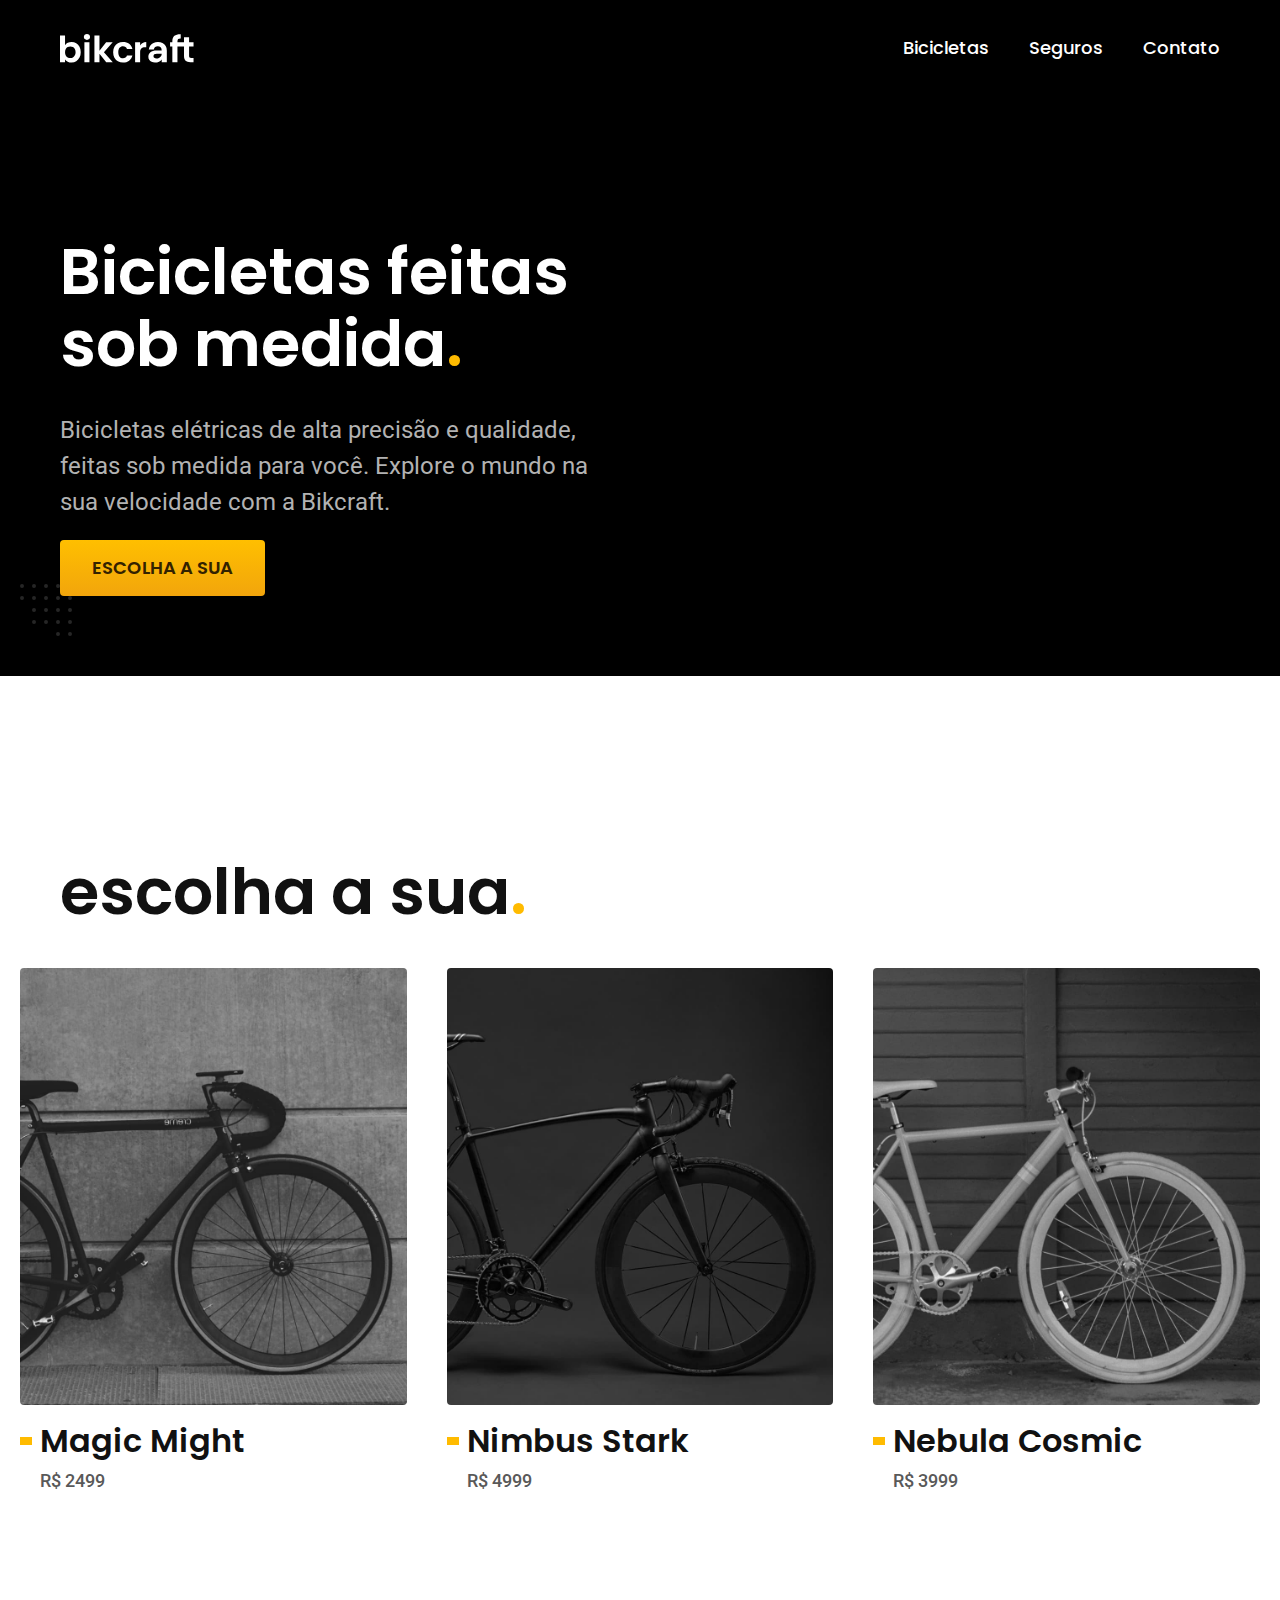
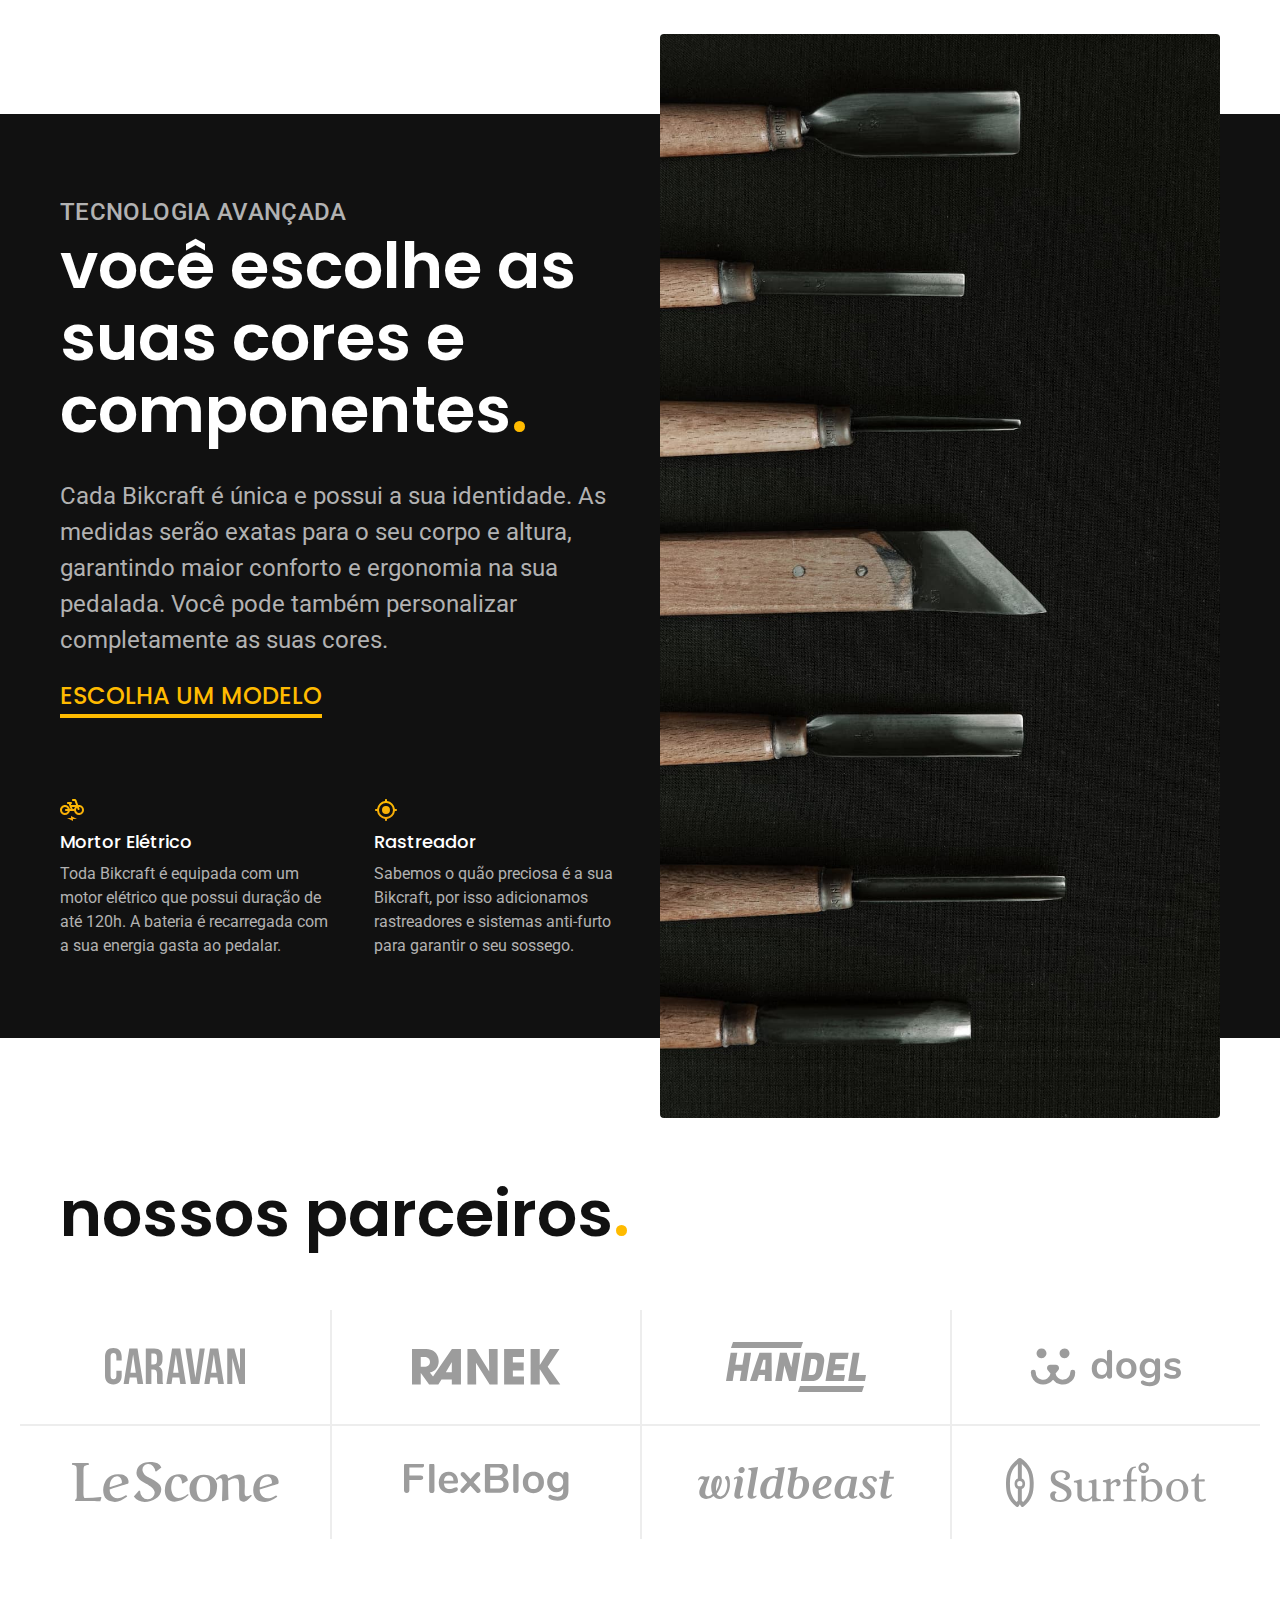
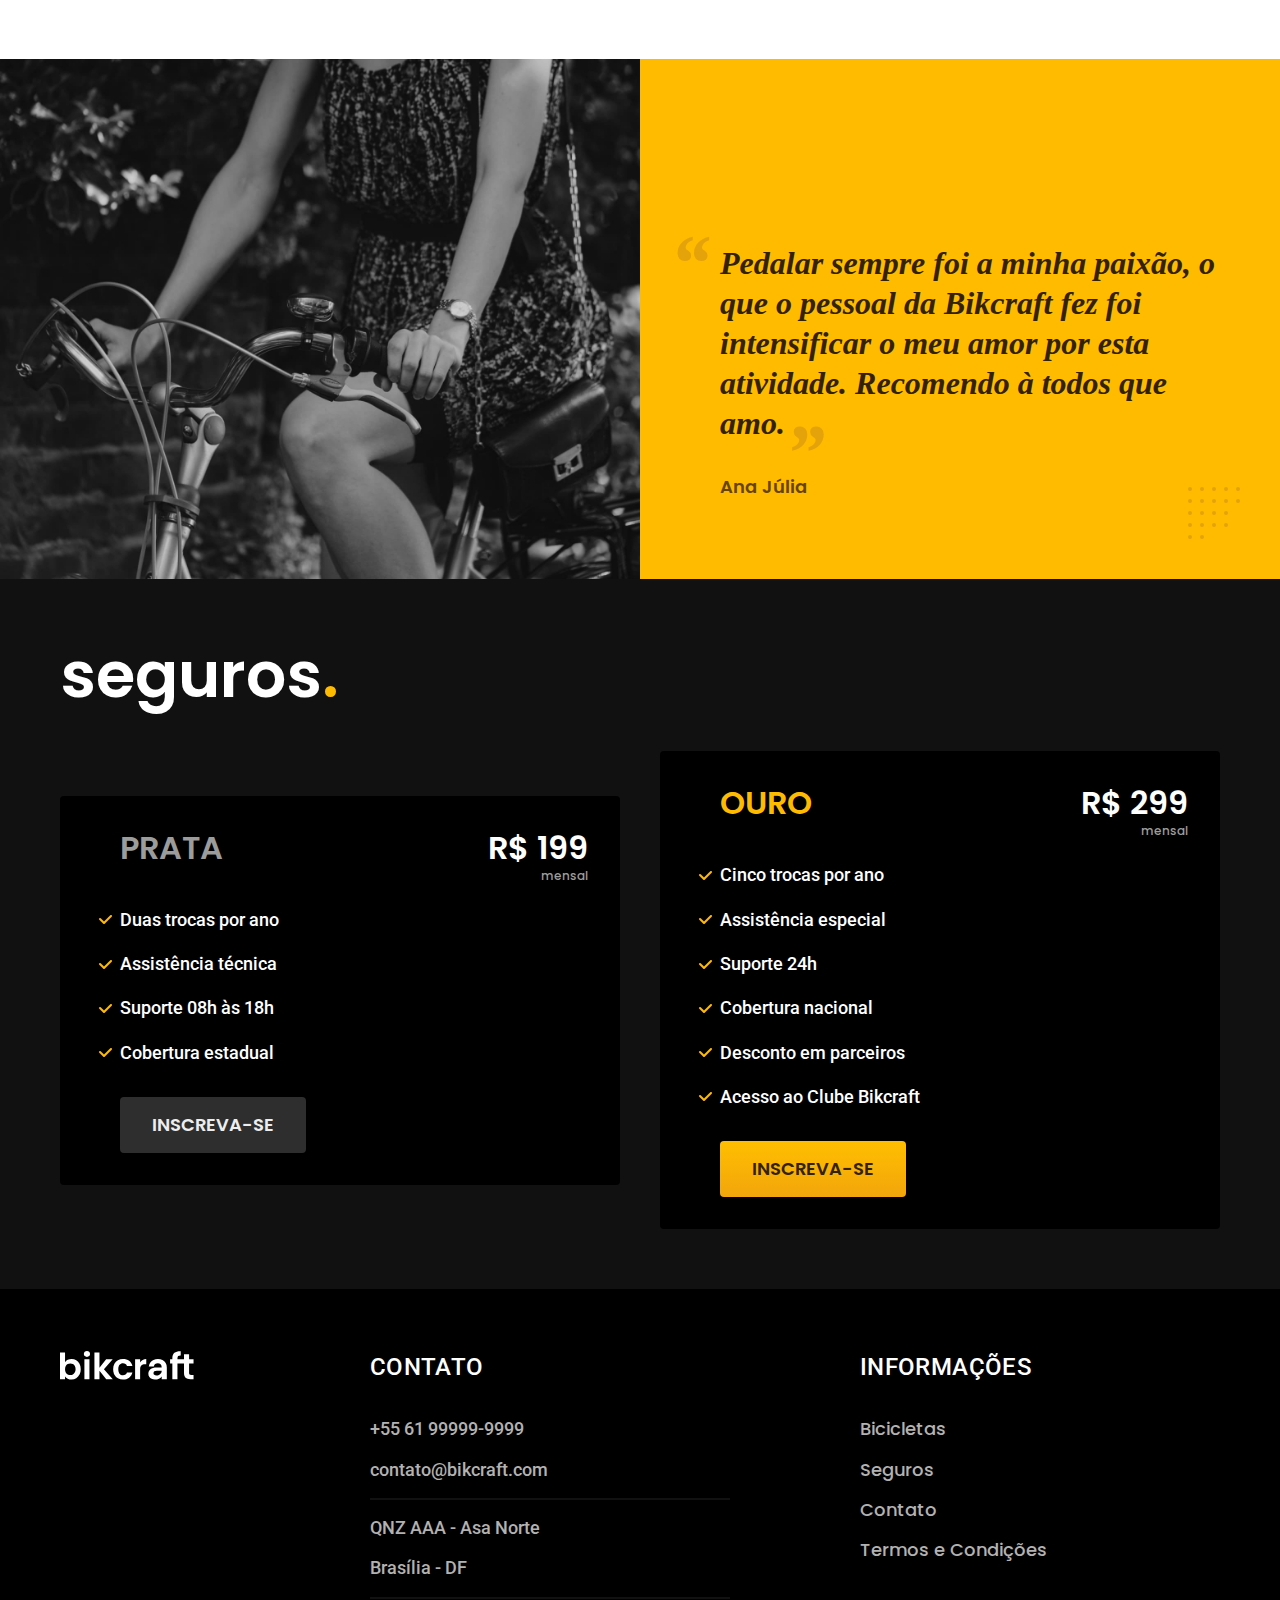
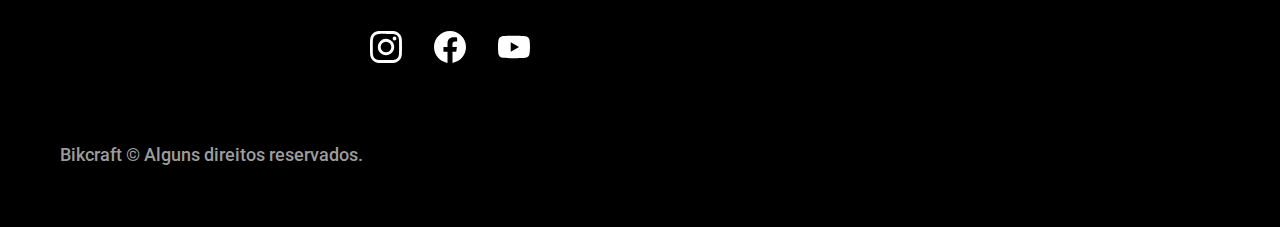
<file: index.html>
<!DOCTYPE html>

<html lang="pt-br">

<head>
  <meta charset="UTF-8">
  <meta name="viewport" content="width=device-width, initial-scale=1.0">
  <title>Bikcraft - Bicicletas Elétricas</title>
  <meta name="description" content="Bicicletas elétricas de alta precisão e qualidade, feitas sob medida para você. Explore o mundo na sua velocidade com a Bikcraft.">
  <link rel="icon" href="./favicon.svg" type="image/svg+xml">
  <link rel="preload" href="./CSS/style.min.css" as="style">
  <link rel="stylesheet" href="./CSS/style.min.css">
  <script>document.documentElement.classList.add('js');</script>

  <link rel="preconnect" href="https://fonts.googleapis.com">
  <link rel="preconnect" href="https://fonts.gstatic.com" crossorigin>
  <link href="https://fonts.googleapis.com/css2?family=Merriweather:ital,wght@0,900;1,900&family=Poppins:wght@400;600&family=Roboto:wght@400;500&display=swap" rel="stylesheet">
</head>

<body>
  <header class="header-bg">
    <!-- fazer background pegar de ponta a ponta -->
    <div class="header container">
      <a href="./">
        <img src="./img/bikcraft.svg" width="136" height="32" alt="Bikcraft">
      </a>
      <nav aria-label="primaria">
        <ul class="header-menu font-1-m cor-0">
          <li><a href="./bicicletas.html">Bicicletas</a></li>
          <li><a href="./seguros.html">Seguros</a></li>
          <li><a href="./contato.html">Contato</a></li>
        </ul>
      </nav>
    </div>
  </header>

  <main class="introducao-bg">
    <div class="introducao container">
      <div class="introducao-conteudo">
        <h1 class="font-1-xxl cor-0 fadeInDown" data-anime="200">Bicicletas feitas sob medida<span class="cor-p1">.</span></h1>
        <p class="font-2-l cor-5 fadeInDown" data-anime="400">Bicicletas elétricas de alta precisão e qualidade, feitas sob medida para você. Explore o mundo na sua velocidade com a Bikcraft.</p>
        <a class="botao fadeInDown" data-anime="600" href="./bicicletas.html">Escolha a sua</a>
      </div>

      <picture class="fadeInDown" data-anime="800">
        <source media="(max-width: 800px)" srcset="./img/bicicletas/nimbus.jpg">
        <img src="./img/fotos/introducao.jpg" width="1280" height="1600" alt="Bicicleta elétrica preta.">
      </picture>

    </div>
  </main>

  <article class="bicicletas-lista">
    <h2 class="container font-1-xxl ">escolha a sua<span class="cor-p1">.</span></h2>

    <ul>
      <li>
        <a href="./bicicletas/magic.html">
          <img src="./img/bicicletas/magic-home.jpg" alt="Bicicleta preta" width="920" height="1040">
          <h3 class="font-1-xl">Magic Might</h3>
          <span class="font-2-m cor-8">R$ 2499</span>
        </a>
      </li>
      <li>
        <a href="./bicicletas/nimbus.html">
          <img src="./img/bicicletas/nimbus-home.jpg" alt="Bicicleta preta" width="920" height="1040">
          <h3 class="font-1-xl">Nimbus Stark</h3>
          <span class="font-2-m cor-8">R$ 4999</span>
        </a>
      </li>
      <li>
        <a href="./bicicletas/nebula.html">
          <img src="./img/bicicletas/nebula-home.jpg" alt="Bicicleta branca" width="920" height="1040">
          <h3 class="font-1-xl">Nebula Cosmic</h3>
          <span class="font-2-m cor-8">R$ 3999</span>
        </a>
      </li>
    </ul>
  </article>

  <article class="tecnologia-bg">
    <div class="tecnologia container">
      <div class="tecnologia-conteudo">
        <span class="font-2-l-b cor-5">Tecnologia Avançada</span>
        <h2 class="font-1-xxl cor-0">você escolhe as suas cores e componentes<span class="cor-p1">.</sapn>
        </h2>
        <p class="font-2-l cor-5">Cada Bikcraft é única e possui a sua identidade. As medidas serão exatas para o seu corpo e altura, garantindo maior conforto e ergonomia na sua pedalada. Você pode também personalizar completamente as suas cores.</p>
        <a class="link" href=".bicicleta.html">Escolha um modelo</a>
        <div class="tecnologia-vantagens">
          <div>
            <img src="./img/icones/eletrica.svg" width="24" height="24" alt="">
            <h3 class="font-1-m cor-0">Mortor Elétrico</h3>
            <p class="font-2-s cor-5">Toda Bikcraft é equipada com um motor elétrico que possui duração de até 120h. A bateria é recarregada com a sua energia gasta ao pedalar.</p>
          </div>
          <div>
            <img src="./img/icones/rastreador.svg" width="24" height="24" alt="">
            <h3 class="font-1-m cor-0">Rastreador</h3>
            <p class="font-2-s cor-5">Sabemos o quão preciosa é a sua Bikcraft, por isso adicionamos rastreadores e sistemas anti-furto para garantir o seu sossego.</p>
          </div>
        </div>
      </div>
      <div class="tecnologia-imagem">
        <img src="./img/fotos/tecnologia.jpg" width="1200" height="1920" alt="">
      </div>
    </div>
  </article>

  <section class="parceiros" aria-label="Nossos Parceiros">
    <h2 class="container font-1-xxl ">nossos parceiros<span class="cor-p1">.</span></h2>
    <ul>
      <li><img src="./img/parceiros/caravan.svg" alt="Caravan" width="140" height="38"></li>
      <li><img src="./img/parceiros/ranek.svg" alt="Ranek" width="149" height="36"></li>
      <li><img src="./img/parceiros/handel.svg" alt="Handel" width="140" height="50"></li>
      <li><img src="./img/parceiros/dogs.svg" alt="Dogs" width="152" height="39"></li>
      <li><img src="./img/parceiros/lescone.svg" alt="LeScone" width="208" height="41"></li>
      <li><img src="./img/parceiros/flexblog.svg" alt="FlexBlog" width="165" height="38"></li>
      <li><img src="./img/parceiros/wildbeast.svg" alt="Wildbeast" width="196" height="34"></li>
      <li><img src="./img/parceiros/surfbot.svg" alt="Surfbot" width="200" height="49"></li>
    </ul>
  </section>

  <section class="depoimento" aria-label="Depoimento">
    <div>
      <img src="./img/fotos/depoimento.jpg" width="1560" height="1360" alt="Pessoa pedalando uma bicicleta Bikcraft">
    </div>
    <div class="depoimento-conteudo">
      <blockquote class="font-1-xl cor-p5">
        <p>Pedalar sempre foi a minha paixão, o que o pessoal da Bikcraft fez foi intensificar o meu amor por esta atividade. Recomendo à todos que amo.</p>
      </blockquote>
      <span class="font-1-m-b cor-p4">Ana Júlia</span>
    </div>
  </section>

  <article class="seguros-bg">
    <div class="seguros container">
      <h2 class="font-1-xxl cor-0">seguros<span class="cor-p1">.</sapn>
      </h2>
      <div class="seguros-item">
        <h3 class="font-1-xl cor-6">PRATA</h3>
        <span class="font-1-xl cor-0">R$ 199 <span class="font-1-xs cor-6">mensal</span></span>
        <ul class="font-2-m cor-0">
          <li>Duas trocas por ano</li>
          <li>Assistência técnica</li>
          <li>Suporte 08h às 18h</li>
          <li>Cobertura estadual</li>
        </ul>
        <a class="botao secundario" href="./orcamento.html">Inscreva-se</a>
      </div>

      <div class="seguros-item">
        <h3 class="font-1-xl cor-p1">OURO</h3>
        <span class="font-1-xl cor-0">R$ 299 <span class="font-1-xs cor-6">mensal</span></span>
        <ul class="font-2-m cor-0">
          <li>Cinco trocas por ano</li>
          <li>Assistência especial</li>
          <li>Suporte 24h</li>
          <li>Cobertura nacional</li>
          <li>Desconto em parceiros</li>
          <li>Acesso ao Clube Bikcraft</li>
        </ul>
        <a class="botao" href="./orcamento.html">Inscreva-se</a>
      </div>
    </div>
  </article>

  <footer class="footer-bg">
    <div class="footer container">
      <img src="./img/bikcraft.svg" width="136" height="32" alt="Bikcraft">
      <div class="footer-contato">
        <h3 class="font-2-l-b cor-0">Contato</h3>
        <ul class="font-2-m cor-5">
          <li><a href="tel:+5561999999999">+55 61 99999-9999</a></li>
          <li><a href="mailto:contato@bikcraft.com">contato@bikcraft.com</a></li>
          <li>QNZ AAA - Asa Norte</li>
          <li>Brasília - DF</li>
        </ul>
        <div class="footer-redes">
          <a href="">
            <img src="./img/redes/instagram.svg" width="32" height="32" alt="Instagram">
          </a>
          <a href="">
            <img src="./img/redes/facebook.svg" width="32" height="32" alt="Facebook">
          </a>
          <a href="">
            <img src="./img/redes/youtube.svg" width="32" height="32" alt="YouTube">
          </a>
        </div>
      </div>
      <div class="footer-informacoes">
        <h3 class="font-2-l-b cor-0">Informações</h3>
        <nav>
          <ul class="font-1-m cor-5">
            <li><a href="./bicicletas.html">Bicicletas</a></li>
            <li><a href="./seguros.html">Seguros</a></li>
            <li><a href="./contato.html">Contato</a></li>
            <li><a href="./termos.html">Termos e Condições</a></li>
          </ul>
        </nav>
      </div>
      <p class="footer-copy font-2-m cor-6">Bikcraft © Alguns direitos reservados.</p>
    </div>
  </footer>

  <script src="./js/plugins/simple-anime.js"></script>
  <script src="./js/script.js"></script>
</body>

</html>
</file>
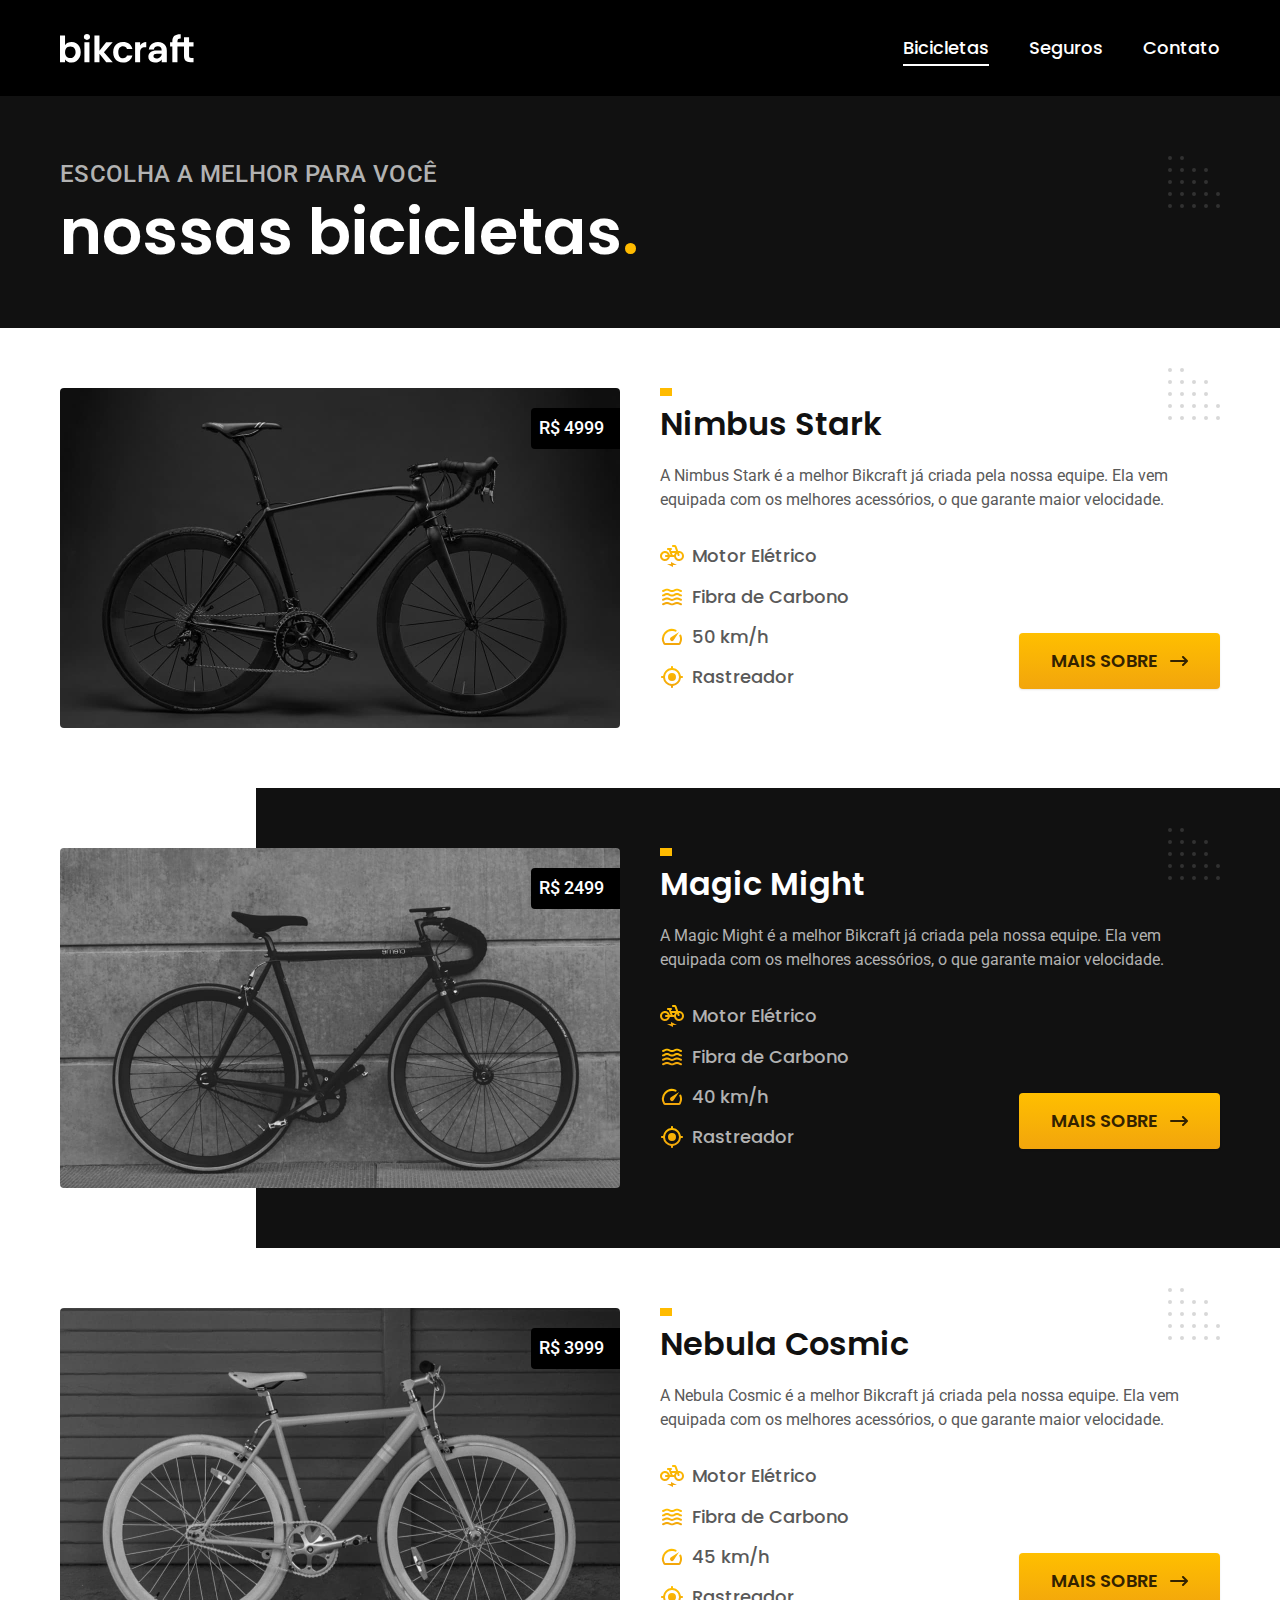
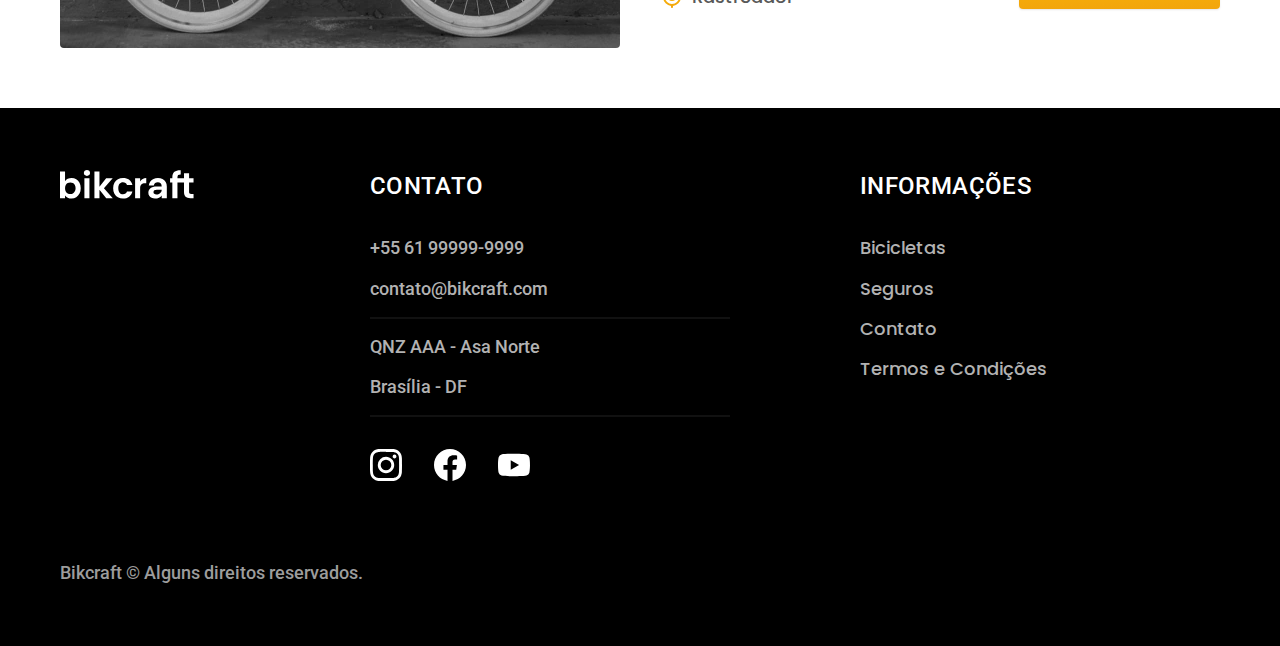
<file: bicicletas.html>
<!DOCTYPE html>

<html lang="pt-br">

<head>
  <meta charset="UTF-8">
  <meta name="viewport" content="width=device-width, initial-scale=1.0">
  <title>Bicicletas | Bikcraft</title>
  <meta name="description" content="Bicicletas.">
  <link rel="icon" href="./favicon.svg" type="image/svg+xml">
  <link rel="preload" href="./CSS/style.min.css" as="style">
  <link rel="stylesheet" href="./CSS/style.min.css">
  <script>document.documentElement.classList.add('js');</script>

  <link rel="preconnect" href="https://fonts.googleapis.com">
  <link rel="preconnect" href="https://fonts.gstatic.com" crossorigin>
  <link href="https://fonts.googleapis.com/css2?family=Merriweather:ital,wght@0,900;1,900&family=Poppins:wght@400;600&family=Roboto:wght@400;500&display=swap" rel="stylesheet">
</head>

<body id="bicicletas">
  <header class="header-bg">
    <!-- fazer background pegar de ponta a ponta -->
    <div class="header container">
      <a href="./">
        <img src="./img/bikcraft.svg" alt="Bikcraft" width="136" height="32">
      </a>
      <nav aria-label="primaria">
        <ul class="header-menu font-1-m cor-0">
          <li><a href="./bicicletas.html">Bicicletas</a></li>
          <li><a href="./seguros.html">Seguros</a></li>
          <li><a href="./contato.html">Contato</a></li>
        </ul>
      </nav>
    </div>
  </header>

  <main>
    <div class="titulo-bg">
      <div class="titulo container">
        <p class="font-2-l-b cor-5">Escolha a melhor para você</p>
        <h1 class="font-1-xxl cor-0">nossas bicicletas<span class="cor-p1">.</sapn>
        </h1>
      </div>
    </div>

    <div class="bicicletas container">
      <div class="bicicletas-imagem">
        <img src="./img/bicicletas/nimbus.jpg" alt="bicicleta preta" width="1120" height="680">
        <span class="font-2-m cor-0">R$ 4999</span>
      </div>
      <div class="bicicletas-conteudo">
        <h2 class="font-1-xl">Nimbus Stark</h2>
        <p class="font-2-s cor-8">A Nimbus Stark é a melhor Bikcraft já criada pela nossa equipe. Ela vem equipada com os melhores acessórios, o que garante maior velocidade.</p>
        <ul class="font-1-m cor-8">
          <li><img src="./img/icones/eletrica.svg" alt="" width="24" height="24">
            Motor Elétrico
          </li>
          <li><img src="./img/icones/carbono.svg" alt="" width="24" height="24">
            Fibra de Carbono
          </li>
          <li><img src="./img/icones/velocidade.svg" alt="" width="24" height="24">
            50 km/h
          </li>
          <li><img src="./img/icones/rastreador.svg" alt="" width="24" height="24">
            Rastreador
          </li>
        </ul>
        <a class="botao seta" href="./bicicletas/nimbus.html">Mais Sobre</a>
      </div>
    </div>

    <div class="bicicletas-bg">
      <div class="bicicletas container">
        <div class="bicicletas-imagem">
          <img src="./img/bicicletas/magic.jpg" alt="bicicleta preta" width="1120" height="680">
          <span class="font-2-m cor-0">R$ 2499</span>
        </div>
        <div class="bicicletas-conteudo">
          <h2 class="font-1-xl cor-0">Magic Might</h2>
          <p class="font-2-s cor-5">A Magic Might é a melhor Bikcraft já criada pela nossa equipe. Ela vem equipada com os melhores acessórios, o que garante maior velocidade.</p>
          <ul class="font-1-m cor-5">
            <li><img src="./img/icones/eletrica.svg" alt="" width="24" height="24">
              Motor Elétrico
            </li>
            <li><img src="./img/icones/carbono.svg" alt="" width="24" height="24">
              Fibra de Carbono
            </li>
            <li><img src="./img/icones/velocidade.svg" alt="" width="24" height="24">
              40 km/h
            </li>
            <li><img src="./img/icones/rastreador.svg" alt="" width="24" height="24">
              Rastreador
            </li>
          </ul>
          <a class="botao seta" href="./bicicletas/magic.html">Mais Sobre</a>
        </div>
      </div>
    </div>

    <div class="bicicletas container">
      <div class="bicicletas-imagem">
        <img src="./img/bicicletas/nebula.jpg" alt="bicicleta preta" width="1120" height="680">
        <span class="font-2-m cor-0">R$ 3999</span>
      </div>
      <div class="bicicletas-conteudo">
        <h2 class="font-1-xl">Nebula Cosmic</h2>
        <p class="font-2-s cor-8">A Nebula Cosmic é a melhor Bikcraft já criada pela nossa equipe. Ela vem equipada com os melhores acessórios, o que garante maior velocidade.</p>
        <ul class="font-1-m cor-8">
          <li><img src="./img/icones/eletrica.svg" alt="" width="24" height="24">
            Motor Elétrico
          </li>
          <li><img src="./img/icones/carbono.svg" alt="" width="24" height="24">
            Fibra de Carbono
          </li>
          <li><img src="./img/icones/velocidade.svg" alt="" width="24" height="24">
            45 km/h
          </li>
          <li><img src="./img/icones/rastreador.svg" alt="" width="24" height="24">
            Rastreador
          </li>
        </ul>
        <a class="botao seta" href="./bicicletas/nebula.html">Mais Sobre</a>
      </div>
    </div>
  </main>

  <footer class="footer-bg">
    <div class="footer container">
      <img src="./img/bikcraft.svg" alt="Bikcraft" width="136" height="32">
      <div class="footer-contato">
        <h3 class="font-2-l-b cor-0">Contato</h3>
        <ul class="font-2-m cor-5">
          <li><a href="tel:+5561999999999">+55 61 99999-9999</a></li>
          <li><a href="mailto:contato@bikcraft.com">contato@bikcraft.com</a></li>
          <li>QNZ AAA - Asa Norte</li>
          <li>Brasília - DF</li>
        </ul>
        <div class="footer-redes">
          <a href="">
            <img src="./img/redes/instagram.svg" alt="Instagram" width="32" height="32">
          </a>
          <a href="">
            <img src="./img/redes/facebook.svg" alt="Facebook" width="32" height="32">
          </a>
          <a href="">
            <img src="./img/redes/youtube.svg" alt="YouTube" width="32" height="32">
          </a>
        </div>
      </div>
      <div class="footer-informacoes">
        <h3 class="font-2-l-b cor-0">Informações</h3>
        <nav>
          <ul class="font-1-m cor-5">
            <li><a href="./bicicletas.html">Bicicletas</a></li>
            <li><a href="./seguros.html">Seguros</a></li>
            <li><a href="./contato.html">Contato</a></li>
            <li><a href="./termos.html">Termos e Condições</a></li>
          </ul>
        </nav>
      </div>
      <p class="footer-copy font-2-m cor-6">Bikcraft © Alguns direitos reservados.</p>
    </div>
  </footer>
  <script src="./js/script.js"></script>
</body>

</html>
</file>
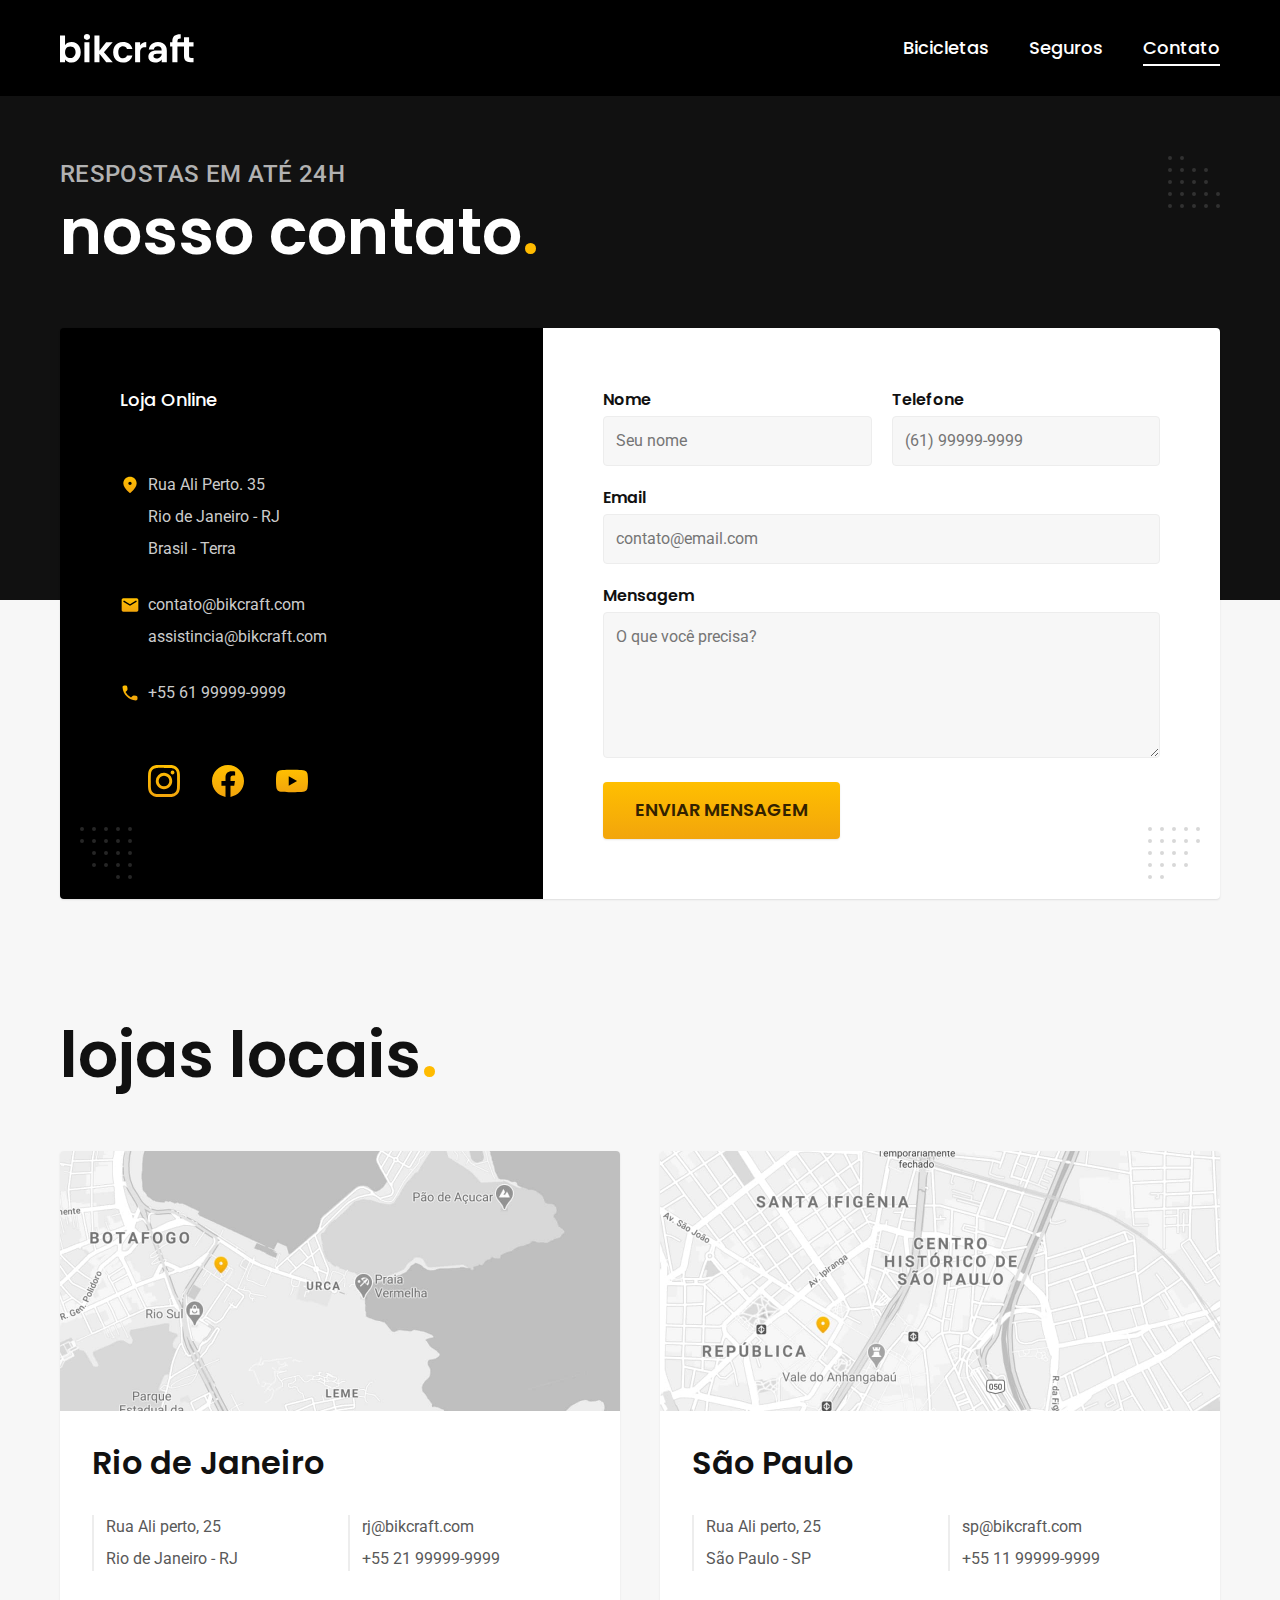
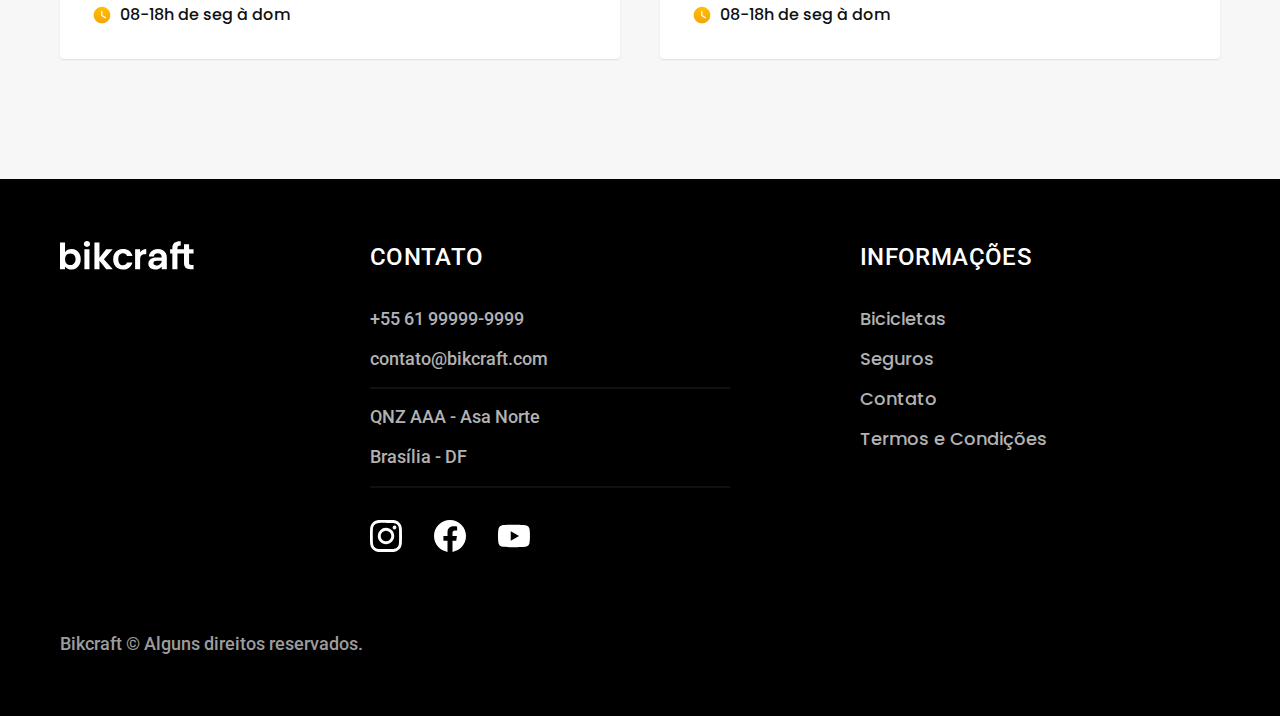
<file: contato.html>
<!DOCTYPE html>

<html lang="pt-br">

<head>
  <meta charset="UTF-8">
  <meta name="viewport" content="width=device-width, initial-scale=1.0">
  <title>Contato | Bikcraft</title>
  <meta name="description" content="Contato.">
  <link rel="icon" href="./favicon.svg" type="image/svg+xml">
  <link rel="preload" href="./CSS/style.min.css" as="style">
  <link rel="stylesheet" href="./CSS/style.min.css">
  <script>document.documentElement.classList.add('js');</script>

  <link rel="preconnect" href="https://fonts.googleapis.com">
  <link rel="preconnect" href="https://fonts.gstatic.com" crossorigin>
  <link href="https://fonts.googleapis.com/css2?family=Merriweather:ital,wght@0,900;1,900&family=Poppins:wght@400;600&family=Roboto:wght@400;500&display=swap" rel="stylesheet">
</head>

<body id="contato">
  <header class="header-bg">
    <!-- fazer background pegar de ponta a ponta -->
    <div class="header container">
      <a href="./">
        <img src="./img/bikcraft.svg" alt="Bikcraft" width="136" height="32">
      </a>
      <nav aria-label="primaria">
        <ul class="header-menu font-1-m cor-0">
          <li><a href="./bicicletas.html">Bicicletas</a></li>
          <li><a href="./seguros.html">Seguros</a></li>
          <li><a href="./contato.html">Contato</a></li>
        </ul>
      </nav>
    </div>
  </header>

  <main>
    <div class="titulo-bg">
      <div class="titulo container">
        <p class="font-2-l-b cor-5">Respostas em até 24h</p>
        <h1 class="font-1-xxl cor-0">nosso contato<span class="cor-p1">.</sapn>
        </h1>
      </div>
    </div>

    <div class="contato container">
      <section class="contato-dados" aria-label="Endereço">
        <h2 class="font-1-m cor-0">Loja Online</h2>
        <div class="contato-endereco font-2-s cor-4">
          <p>Rua Ali Perto. 35</p>
          <p>Rio de Janeiro - RJ</p>
          <p>Brasil - Terra</p>
        </div>
        <address class="contato-meios font-2-s cor-4">
          <a href="mailto:contato@bikcraft.com">contato@bikcraft.com</a>
          <a href="mailto:assistencia@bikcraft.com">assistincia@bikcraft.com</a>
          <a href="tel:+5561999999999">+55 61 99999-9999</a>
        </address>
        <div class="contato-redes">
          <a href="">
            <img src="./img/redes/instagram-p.svg" alt="Instagram" width="32" height="32">
          </a>
          <a href="">
            <img src="./img/redes/facebook-p.svg" alt="Facebook" width="32" height="32">
          </a>
          <a href="">
            <img src="./img/redes/youtube-p.svg" alt="YouTube" width="32" height="32">
          </a>
        </div>
      </section>
      <section class="contato-formulario" aria-label="Formulário">
        <form class="form" action="./contato.html">
          <div>
            <label for="nome">Nome</label>
            <input type="text" id="nome" name="nome" placeholder="Seu nome">
          </div>
          <div>
            <label for="telefone">Telefone</label>
            <input type="text" id="telefone" name="telefone" placeholder="(61) 99999-9999">
          </div>
          <div class="col-2">
            <label for="email">Email</label>
            <input type="email" id="email" name="email" placeholder="contato@email.com">
          </div>
          <div class="col-2">
            <label for="mensagem">Mensagem</label>
            <textarea rows="5" id="mensagem" name="mensagem" placeholder="O que você precisa?"></textarea>
          </div>
          <button class="botao col-2">Enviar Mensagem</button>
        </form>
      </section>
    </div>
  </main>

  <article class="lojas container">
    <h2 class="font-1-xxl">lojas locais<span class="cor-p1">.</span></h2>
    <div class="lojas-item">
      <img src="./img/lojas/rj.jpg" alt="mapa marcando em Rua Ali Perto, 25 - Rio de Janeiro - RJ" width="1120" height="520">
      <div class="lojas-conteudo">
        <h3 class="font-1-xl">Rio de Janeiro</h3>
        <div class="lojas-dados font-2-s cor-8">
          <p>Rua Ali perto, 25</p>
          <p>Rio de Janeiro - RJ</p>
        </div>
        <div class="lojas-dados font-2-s cor-8">
          <a href="mailto:rj@bikcraft.com">rj@bikcraft.com</a>
          <a href="tel:+5521999999999">+55 21 99999-9999</a>
        </div>
        <p class="lojas-tempo font-1-s"><img src="./img/icones/horario.svg" alt="" width="20" height="20">08-18h de seg à dom</p>
      </div>
    </div>
    </div>
    <div class="lojas-item">
      <img src="./img/lojas/sp.jpg" alt="mapa marcando em Rua Ali Perto, 25 - São Paulo - SP" width="1120" height="520">
      <div class="lojas-conteudo">
        <h3 class="font-1-xl">São Paulo</h3>
        <div class="lojas-dados font-2-s cor-8">
          <p>Rua Ali perto, 25</p>
          <p>São Paulo - SP</p>
        </div>
        <div class="lojas-dados font-2-s cor-8">
          <a href="mailto:sp@bikcraft.com">sp@bikcraft.com</a>
          <a href="tel:+5511999999999">+55 11 99999-9999</a>
        </div>
        <p class="lojas-tempo font-1-s"><img src="./img/icones/horario.svg" alt="" width="20" height="20">08-18h de seg à dom</p>
      </div>
    </div>
    </div>
  </article>

  <footer class="footer-bg">
    <div class="footer container">
      <img src="./img/bikcraft.svg" alt="Bikcraft" width="136" height="32">
      <div class="footer-contato">
        <h3 class="font-2-l-b cor-0">Contato</h3>
        <ul class="font-2-m cor-5">
          <li><a href="tel:+5561999999999">+55 61 99999-9999</a></li>
          <li><a href="mailto:contato@bikcraft.com">contato@bikcraft.com</a></li>
          <li>QNZ AAA - Asa Norte</li>
          <li>Brasília - DF</li>
        </ul>
        <div class="footer-redes">
          <a href="">
            <img src="./img/redes/instagram.svg" alt="Instagram" width="32" height="32">
          </a>
          <a href="">
            <img src="./img/redes/facebook.svg" alt="Facebook" width="32" height="32">
          </a>
          <a href="">
            <img src="./img/redes/youtube.svg" alt="YouTube" width="32" height="32">
          </a>
        </div>
      </div>
      <div class="footer-informacoes">
        <h3 class="font-2-l-b cor-0">Informações</h3>
        <nav>
          <ul class="font-1-m cor-5">
            <li><a href="./bicicletas.html">Bicicletas</a></li>
            <li><a href="./seguros.html">Seguros</a></li>
            <li><a href="./contato.html">Contato</a></li>
            <li><a href="./termos.html">Termos e Condições</a></li>
          </ul>
        </nav>
      </div>
      <p class="footer-copy font-2-m cor-6">Bikcraft © Alguns direitos reservados.</p>
    </div>
  </footer>
  <script src="./js/script.js"></script>
</body>

</html>
</file>
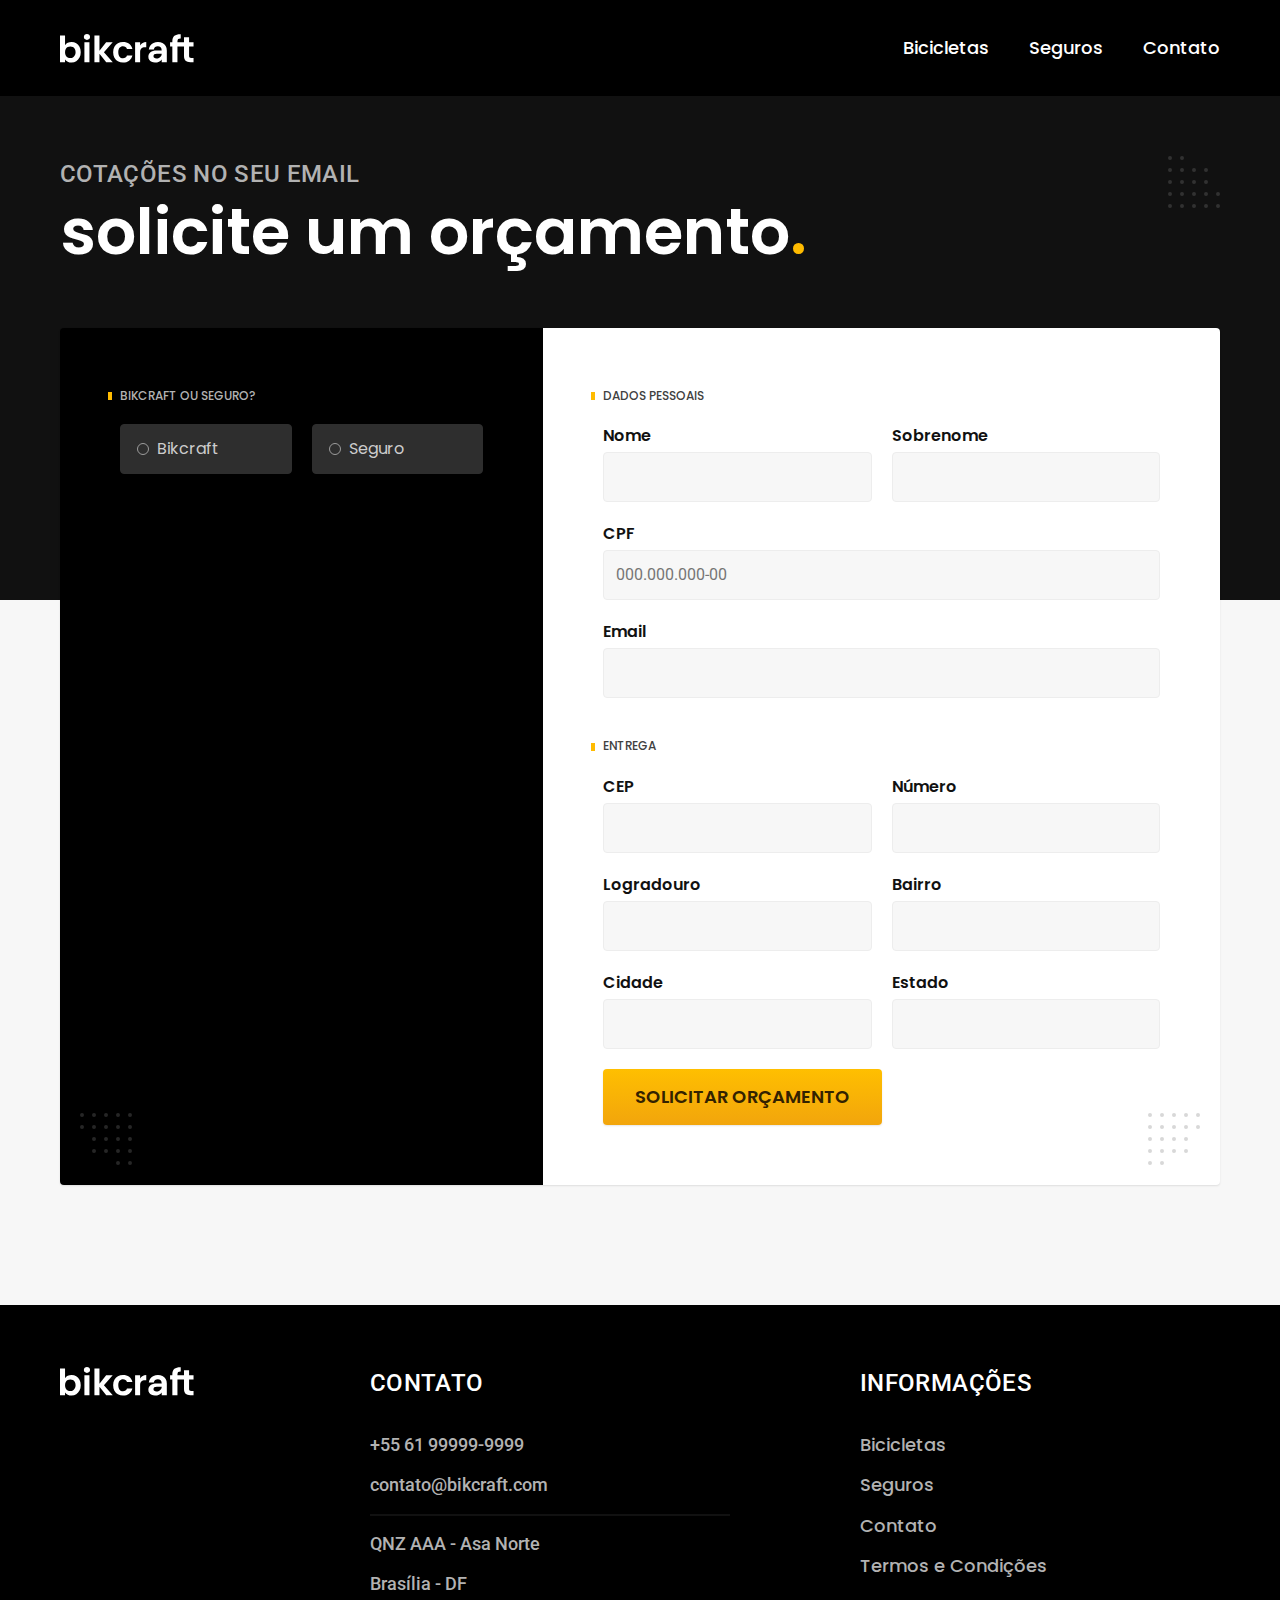
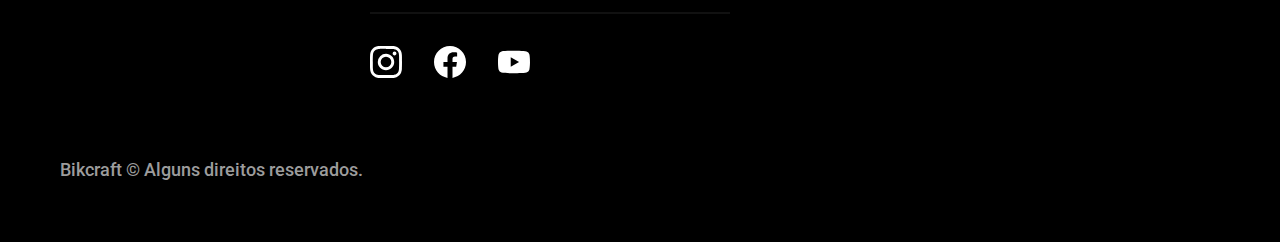
<file: orcamento.html>
<!DOCTYPE html>

<html lang="pt-br">

<head>
  <meta charset="UTF-8">
  <meta name="viewport" content="width=device-width, initial-scale=1.0">
  <title>Orçamento | Bikcraft</title>
  <meta name="description" content="Orçamento.">
  <link rel="icon" href="./favicon.svg" type="image/svg+xml">
  <link rel="preload" href="./CSS/style.min.css" as="style">
  <link rel="stylesheet" href="./CSS/style.min.css">
  <script>document.documentElement.classList.add('js');</script>

  <link rel="preconnect" href="https://fonts.googleapis.com">
  <link rel="preconnect" href="https://fonts.gstatic.com" crossorigin>
  <link href="https://fonts.googleapis.com/css2?family=Merriweather:ital,wght@0,900;1,900&family=Poppins:wght@400;600&family=Roboto:wght@400;500&display=swap" rel="stylesheet">
</head>

<body id="orcamento">
  <header class="header-bg">
    <!-- fazer background pegar de ponta a ponta -->
    <div class="header container">
      <a href="./">
        <img src="./img/bikcraft.svg" alt="Bikcraft" width="136" height="32">
      </a>
      <nav aria-label="primaria">
        <ul class="header-menu font-1-m cor-0">
          <li><a href="./bicicletas.html">Bicicletas</a></li>
          <li><a href="./seguros.html">Seguros</a></li>
          <li><a href="./contato.html">Contato</a></li>
        </ul>
      </nav>
    </div>
  </header>

  <main>
    <div class="titulo-bg">
      <div class="titulo container">
        <p class="font-2-l-b cor-5">Cotações no seu email</p>
        <h1 class="font-1-xxl cor-0">solicite um orçamento<span class="cor-p1">.</sapn>
        </h1>
      </div>
    </div>

    <form class="orcamento container" action="./">
      <div class="orcamento-produto">
        <h2 class="font-1-xs cor-5">Bikcraft ou Seguro?</h2>

        <input type="radio" name="tipo" value="bikcraft" id="bikcraft">
        <label for="bikcraft">Bikcraft</label>

        <input type="radio" name="tipo" value="seguro" id="seguro">
        <label for="seguro">Seguro</label>

        <div class="orcamento-conteudo" id="orcamento-bikcraft">
          <h2 class="font-1-xs cor-5">Escolha a sua</h2>

          <input type="radio" name="produto" value="nimbus" id="nimbus">
          <label for="nimbus">Nimbus Stark <span>R$ 4999</span></label>
          <div class="orcamento-detalhes">
            <ul class="font-1-xs cor-8">
              <li><img src="./img/icones/eletrica.svg" alt="" width="16" height="16"> Motor Elétrico</li>
              <li><img src="./img/icones/carbono.svg" alt="" width="16" height="16"> Fibra de Carbono</li>
              <li><img src="./img/icones/velocidade.svg" alt="" width="16" height="16"> 50 km/</li>
              <li><img src="./img/icones/rastreador.svg" alt="" width="16" height="16"> Rastreador</li>
            </ul>
            <img src="./img/bicicletas/nimbus.jpg" alt="Bicicleta preta" width="1120" height="680">
          </div>

          <input type="radio" name="produto" value="magic" id="magic">
          <label for="magic">Magic Might <span>R$ 2499</span></label>
          <div class="orcamento-detalhes">
            <ul class="font-1-xs cor-8">
              <li><img src="./img/icones/eletrica.svg" alt="" width="16" height="16"> Motor Elétrico</li>
              <li><img src="./img/icones/carbono.svg" alt="" width="16" height="16"> Fibra de Carbono</li>
              <li><img src="./img/icones/velocidade.svg" alt="" width="16" height="16"> 40 km/</li>
              <li><img src="./img/icones/rastreador.svg" alt="" width="16" height="16"> Rastreador</li>
            </ul>
            <img src="./img/bicicletas/magic.jpg" alt="Bicicleta preta" width="1120" height="680">
          </div>

          <input type="radio" name="produto" value="nebula" id="nebula">
          <label for="nebula">Nebula Cosmic <span>R$ 3999</span></label>
          <div class="orcamento-detalhes">
            <ul class="font-1-xs cor-8">
              <li><img src="./img/icones/eletrica.svg" alt="" width="16" height="16"> Motor Elétrico</li>
              <li><img src="./img/icones/carbono.svg" alt="" width="16" height="16"> Fibra de Carbono</li>
              <li><img src="./img/icones/velocidade.svg" alt="" width="16" height="16"> 45 km/</li>
              <li><img src="./img/icones/rastreador.svg" alt="" width="16" height="16"> Rastreador</li>
            </ul>
            <img src="./img/bicicletas/nebula.jpg" alt="Bicicleta branca" width="1120" height="680">
          </div>
        </div>

        <div class="orcamento-conteudo" id="orcamento-seguro">
          <h2 class="font-1-xs cor-5">Escolha o plano</h2>

          <input type="radio" name="produto" value="prata" id="prata">
          <label for="prata">Prata <span>R$ 199</span></label>

          <input type="radio" name="produto" value="ouro" id="ouro">
          <label for="ouro">Ouro <span>R$ 299</span></label>
        </div>
      </div>
      <div class="orcamento-dados form">
        <h2 class="font-1-xs cor-9 col-2">dados pessoais</h2>
        <div>
          <label for="nome">Nome</label>
          <input type="text" id="nome" name="nome">
        </div>
        <div>
          <label for="sobrenome">Sobrenome</label>
          <input type="text" id="sobrenome" name="sobrenome">
        </div>
        <div class="col-2">
          <label for="cpf">CPF</label>
          <input type="text" id="cpf" name="cpf" placeholder="000.000.000-00">
        </div>
        <div class="col-2">
          <label for="email">Email</label>
          <input type="email" id="email" name="email">
        </div>
        <h2 class="font-1-xs cor-9 col-2">entrega</h2>
        <div>
          <label for="cep">CEP</label>
          <input type="text" id="cep" name="cep">
        </div>
        <div>
          <label for="numero">Número</label>
          <input type="text" id="numero" name="numero">
        </div>
        <div>
          <label for="logradouro">Logradouro</label>
          <input type="text" id="logradouro" name="logradouro">
        </div>
        <div>
          <label for="bairro">Bairro</label>
          <input type="text" id="bairro" name="bairro">
        </div>
        <div>
          <label for="cidade">Cidade</label>
          <input type="text" id="cidade" name="cidade">
        </div>
        <div>
          <label for="estado">Estado</label>
          <input type="text" id="estado" name="estado">
        </div>
        <button class="botao col-2">Solicitar Orçamento</button>
      </div>
    </form>
  </main>

  <footer class="footer-bg">
    <div class="footer container">
      <img src="./img/bikcraft.svg" alt="Bikcraft" width="136" height="32">
      <div class="footer-contato">
        <h3 class="font-2-l-b cor-0">Contato</h3>
        <ul class="font-2-m cor-5">
          <li><a href="tel:+5561999999999">+55 61 99999-9999</a></li>
          <li><a href="mailto:contato@bikcraft.com">contato@bikcraft.com</a></li>
          <li>QNZ AAA - Asa Norte</li>
          <li>Brasília - DF</li>
        </ul>
        <div class="footer-redes">
          <a href="">
            <img src="./img/redes/instagram.svg" alt="Instagram" width="32" height="32">
          </a>
          <a href="">
            <img src="./img/redes/facebook.svg" alt="Facebook" width="32" height="32">
          </a>
          <a href="">
            <img src="./img/redes/youtube.svg" alt="YouTube" width="32" height="32">
          </a>
        </div>
      </div>
      <div class="footer-informacoes">
        <h3 class="font-2-l-b cor-0">Informações</h3>
        <nav>
          <ul class="font-1-m cor-5">
            <li><a href="./bicicletas.html">Bicicletas</a></li>
            <li><a href="./seguros.html">Seguros</a></li>
            <li><a href="./contato.html">Contato</a></li>
            <li><a href="./termos.html">Termos e Condições</a></li>
          </ul>
        </nav>
      </div>
      <p class="footer-copy font-2-m cor-6">Bikcraft © Alguns direitos reservados.</p>
    </div>
  </footer>
  <script src="./js/script.js"></script>
</body>

</html>
</file>
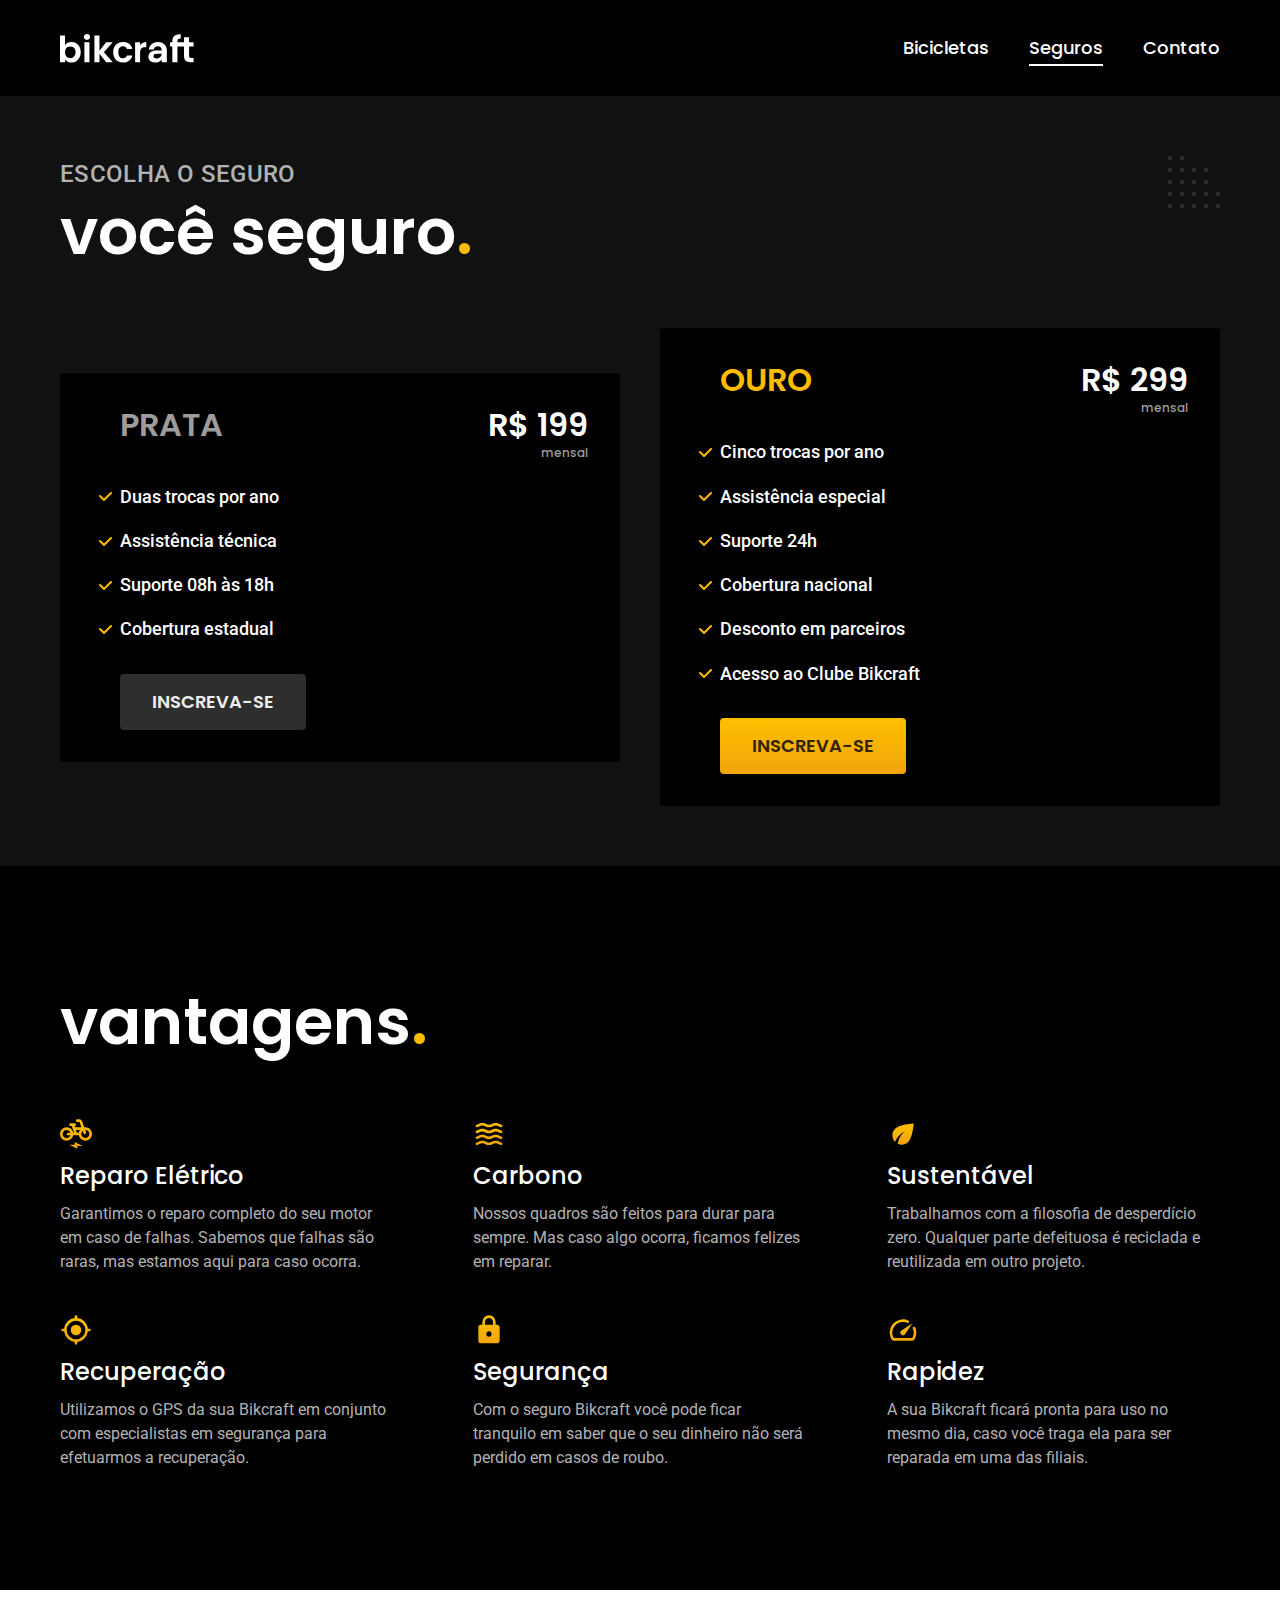
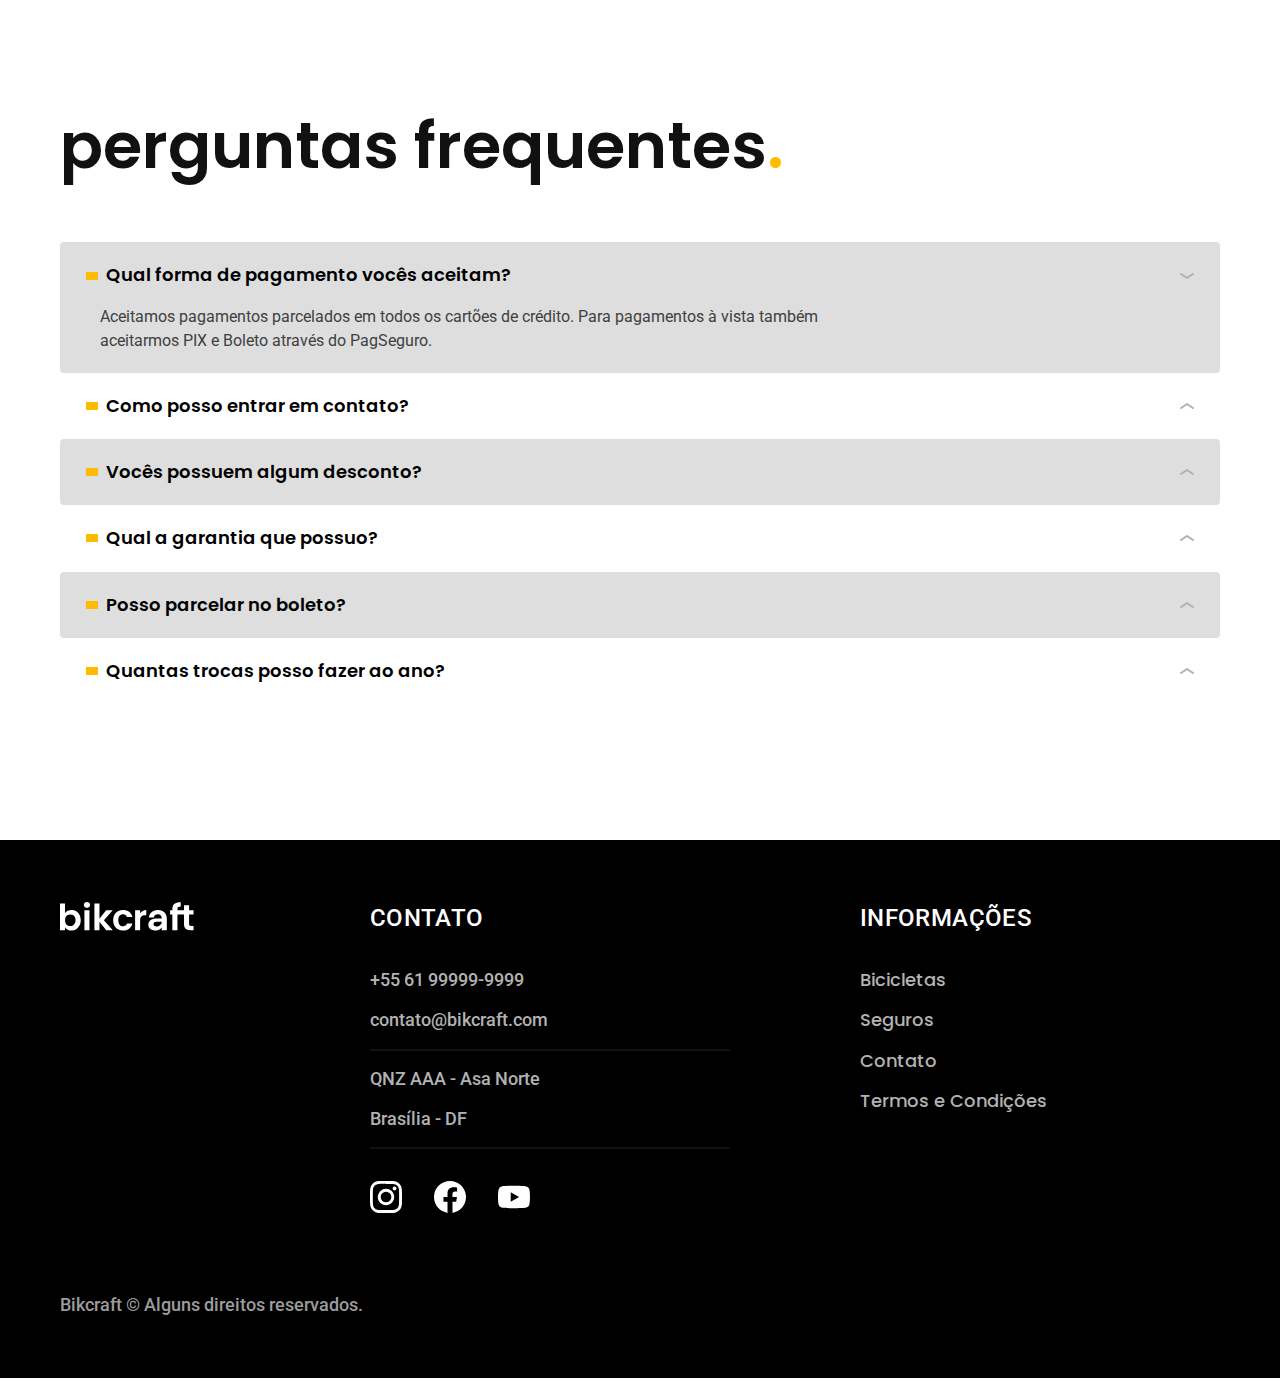
<file: seguros.html>
<!DOCTYPE html>

<html lang="pt-br">

<head>
  <meta charset="UTF-8">
  <meta name="viewport" content="width=device-width, initial-scale=1.0">
  <title>Seguros | Bikcraft</title>
  <meta name="description" content="Seguros.">
  <link rel="icon" href="./favicon.svg" type="image/svg+xml">
  <link rel="preload" href="./CSS/style.min.css" as="style">
  <link rel="stylesheet" href="./CSS/style.min.css">
  <script>document.documentElement.classList.add('js');</script>

  <link rel="preconnect" href="https://fonts.googleapis.com">
  <link rel="preconnect" href="https://fonts.gstatic.com" crossorigin>
  <link href="https://fonts.googleapis.com/css2?family=Merriweather:ital,wght@0,900;1,900&family=Poppins:wght@400;600&family=Roboto:wght@400;500&display=swap" rel="stylesheet">
</head>

<body id="seguros">
  <header class="header-bg">
    <!-- fazer background pegar de ponta a ponta -->
    <div class="header container">
      <a href="./">
        <img src="./img/bikcraft.svg" alt="Bikcraft" width="136" height="32">
      </a>
      <nav aria-label="primaria">
        <ul class="header-menu font-1-m cor-0">
          <li><a href="./bicicletas.html">Bicicletas</a></li>
          <li><a href="./seguros.html">Seguros</a></li>
          <li><a href="./contato.html">Contato</a></li>
        </ul>
      </nav>
    </div>
  </header>

  <main class="seguros-bg">
    <div class="titulo-bg">
      <div class="titulo container">
        <p class="font-2-l-b cor-5">Escolha o seguro</p>
        <h1 class="font-1-xxl cor-0">você seguro<span class="cor-p1">.</sapn>
        </h1>
      </div>
    </div>

    <div class="seguros container">
      <div class="seguros-item fadeInLeft" data-anime="200">
        <h3 class="font-1-xl cor-6">PRATA</h3>
        <span class="font-1-xl cor-0">R$ 199 <span class="font-1-xs cor-6">mensal</span></span>
        <ul class="font-2-m cor-0">
          <li>Duas trocas por ano</li>
          <li>Assistência técnica</li>
          <li>Suporte 08h às 18h</li>
          <li>Cobertura estadual</li>
        </ul>
        <a class="botao secundario" href="./orcamento.html?tipo=seguro&produto=prata">Inscreva-se</a>
      </div>

      <div class="seguros-item fadeInRight" data-anime="400">
        <h3 class="font-1-xl cor-p1">OURO</h3>
        <span class="font-1-xl cor-0">R$ 299 <span class="font-1-xs cor-6">mensal</span></span>
        <ul class="font-2-m cor-0">
          <li>Cinco trocas por ano</li>
          <li>Assistência especial</li>
          <li>Suporte 24h</li>
          <li>Cobertura nacional</li>
          <li>Desconto em parceiros</li>
          <li>Acesso ao Clube Bikcraft</li>
        </ul>
        <a class="botao" href="./orcamento.html?tipo=seguro&produto=ouro">Inscreva-se</a>
      </div>
    </div>
  </main>

  <article class="vantagens-bg">
    <div class="vantagens container">
      <h2 class="font-1-xxl cor-0">vantagens<span class="cor-p1">.</span></h2>
      <ul>
        <li>
          <img src="./img/icones/eletrica.svg" alt="" width="32" height="32">
          <h3 class="font-1-l cor-0">Reparo Elétrico</h3>
          <p class="font-2-s cor-5">Garantimos o reparo completo do seu motor em caso de falhas. Sabemos que falhas são raras, mas estamos aqui para caso ocorra.</p>
        </li>
        <li>
          <img src="./img/icones/carbono.svg" alt="" width="32" height="32">
          <h3 class="font-1-l cor-0">Carbono</h3>
          <p class="font-2-s cor-5">Nossos quadros são feitos para durar para sempre. Mas caso algo ocorra, ficamos felizes em reparar.</p>
        </li>
        <li>
          <img src="./img/icones/sustentavel.svg" alt="" width="32" height="32">
          <h3 class="font-1-l cor-0">Sustentável</h3>
          <p class="font-2-s cor-5">Trabalhamos com a filosofia de desperdício zero. Qualquer parte defeituosa é reciclada e reutilizada em outro projeto.</p>
        </li>
        <li>
          <img src="./img/icones/rastreador.svg" alt="" width="32" height="32">
          <h3 class="font-1-l cor-0">Recuperação</h3>
          <p class="font-2-s cor-5">Utilizamos o GPS da sua Bikcraft em conjunto com especialistas em segurança para efetuarmos a recuperação.</p>
        </li>
        <li>
          <img src="./img/icones/seguro.svg" alt="" width="32" height="32">
          <h3 class="font-1-l cor-0">Segurança</h3>
          <p class="font-2-s cor-5">Com o seguro Bikcraft você pode ficar tranquilo em saber que o seu dinheiro não será perdido em casos de roubo.</p>
        </li>
        <li>
          <img src="./img/icones/velocidade.svg" alt="" width="32" height="32">
          <h3 class="font-1-l cor-0">Rapidez</h3>
          <p class="font-2-s cor-5">A sua Bikcraft ficará pronta para uso no mesmo dia, caso você traga ela para ser reparada em uma das filiais.</p>
        </li>
      </ul>
    </div>
  </article>

  <article class="perguntas container">
    <h2 class="font-1-xxl">perguntas frequentes<span class="cor-p1">.</span></h2>

    <dl>
      <div>
        <dt><button class="font-1-m-b" aria-controls="pergunta1" aria-expanded="true">Qual forma de pagamento vocês aceitam?</button></dt>
        <dd id="pergunta1" class="font-2-s cor-9 ativa">Aceitamos pagamentos parcelados em todos os cartões de crédito. Para pagamentos à vista também aceitarmos PIX e Boleto através do PagSeguro.</dd>
      </div>
      <div>
        <dt><button class="font-1-m-b" aria-controls="pergunta2" aria-expanded="false">Como posso entrar em contato?</button></dt>
        <dd id="pergunta2" class="font-2-s cor-9">Aceitamos pagamentos parcelados em todos os cartões de crédito. Para pagamentos à vista também aceitarmos PIX e Boleto através do PagSeguro.</dd>
      </div>
      <div>
        <dt><button class="font-1-m-b" aria-controls="pergunta3" aria-expanded="false">Vocês possuem algum desconto?</button></dt>
        <dd id="pergunta3" class="font-2-s cor-9">Aceitamos pagamentos parcelados em todos os cartões de crédito. Para pagamentos à vista também aceitarmos PIX e Boleto através do PagSeguro.</dd>
      </div>
      <div>
        <dt><button class="font-1-m-b" aria-controls="pergunta4" aria-expanded="false">Qual a garantia que possuo?</button></dt>
        <dd id="pergunta4" class="font-2-s cor-9">Aceitamos pagamentos parcelados em todos os cartões de crédito. Para pagamentos à vista também aceitarmos PIX e Boleto através do PagSeguro.</dd>
      </div>
      <div>
        <dt><button class="font-1-m-b" aria-controls="pergunta5" aria-expanded="false">Posso parcelar no boleto?</button></dt>
        <dd id="pergunta5" class="font-2-s cor-9">Aceitamos pagamentos parcelados em todos os cartões de crédito. Para pagamentos à vista também aceitarmos PIX e Boleto através do PagSeguro.</dd>
      </div>
      <div>
        <dt><button class="font-1-m-b" aria-controls="pergunta6" aria-expanded="false">Quantas trocas posso fazer ao ano?</button></dt>
        <dd id="pergunta6" class="font-2-s cor-9">Aceitamos pagamentos parcelados em todos os cartões de crédito. Para pagamentos à vista também aceitarmos PIX e Boleto através do PagSeguro.</dd>
      </div>
    </dl>
  </article>

  <footer class="footer-bg">
    <div class="footer container">
      <img src="./img/bikcraft.svg" alt="Bikcraft" width="136" height="32">
      <div class="footer-contato">
        <h3 class="font-2-l-b cor-0">Contato</h3>
        <ul class="font-2-m cor-5">
          <li><a href="tel:+5561999999999">+55 61 99999-9999</a></li>
          <li><a href="mailto:contato@bikcraft.com">contato@bikcraft.com</a></li>
          <li>QNZ AAA - Asa Norte</li>
          <li>Brasília - DF</li>
        </ul>
        <div class="footer-redes">
          <a href="">
            <img src="./img/redes/instagram.svg" alt="Instagram" width="32" height="32">
          </a>
          <a href="">
            <img src="./img/redes/facebook.svg" alt="Facebook" width="32" height="32">
          </a>
          <a href="">
            <img src="./img/redes/youtube.svg" alt="YouTube" width="32" height="32">
          </a>
        </div>
      </div>
      <div class="footer-informacoes">
        <h3 class="font-2-l-b cor-0">Informações</h3>
        <nav>
          <ul class="font-1-m cor-5">
            <li><a href="./bicicletas.html">Bicicletas</a></li>
            <li><a href="./seguros.html">Seguros</a></li>
            <li><a href="./contato.html">Contato</a></li>
            <li><a href="./termos.html">Termos e Condições</a></li>
          </ul>
        </nav>
      </div>
      <p class="footer-copy font-2-m cor-6">Bikcraft © Alguns direitos reservados.</p>
    </div>
  </footer>
  <script src="./js/plugins/simple-anime.js"></script>
  <script src="./js/script.js"></script>
</body>

</html>
</file>
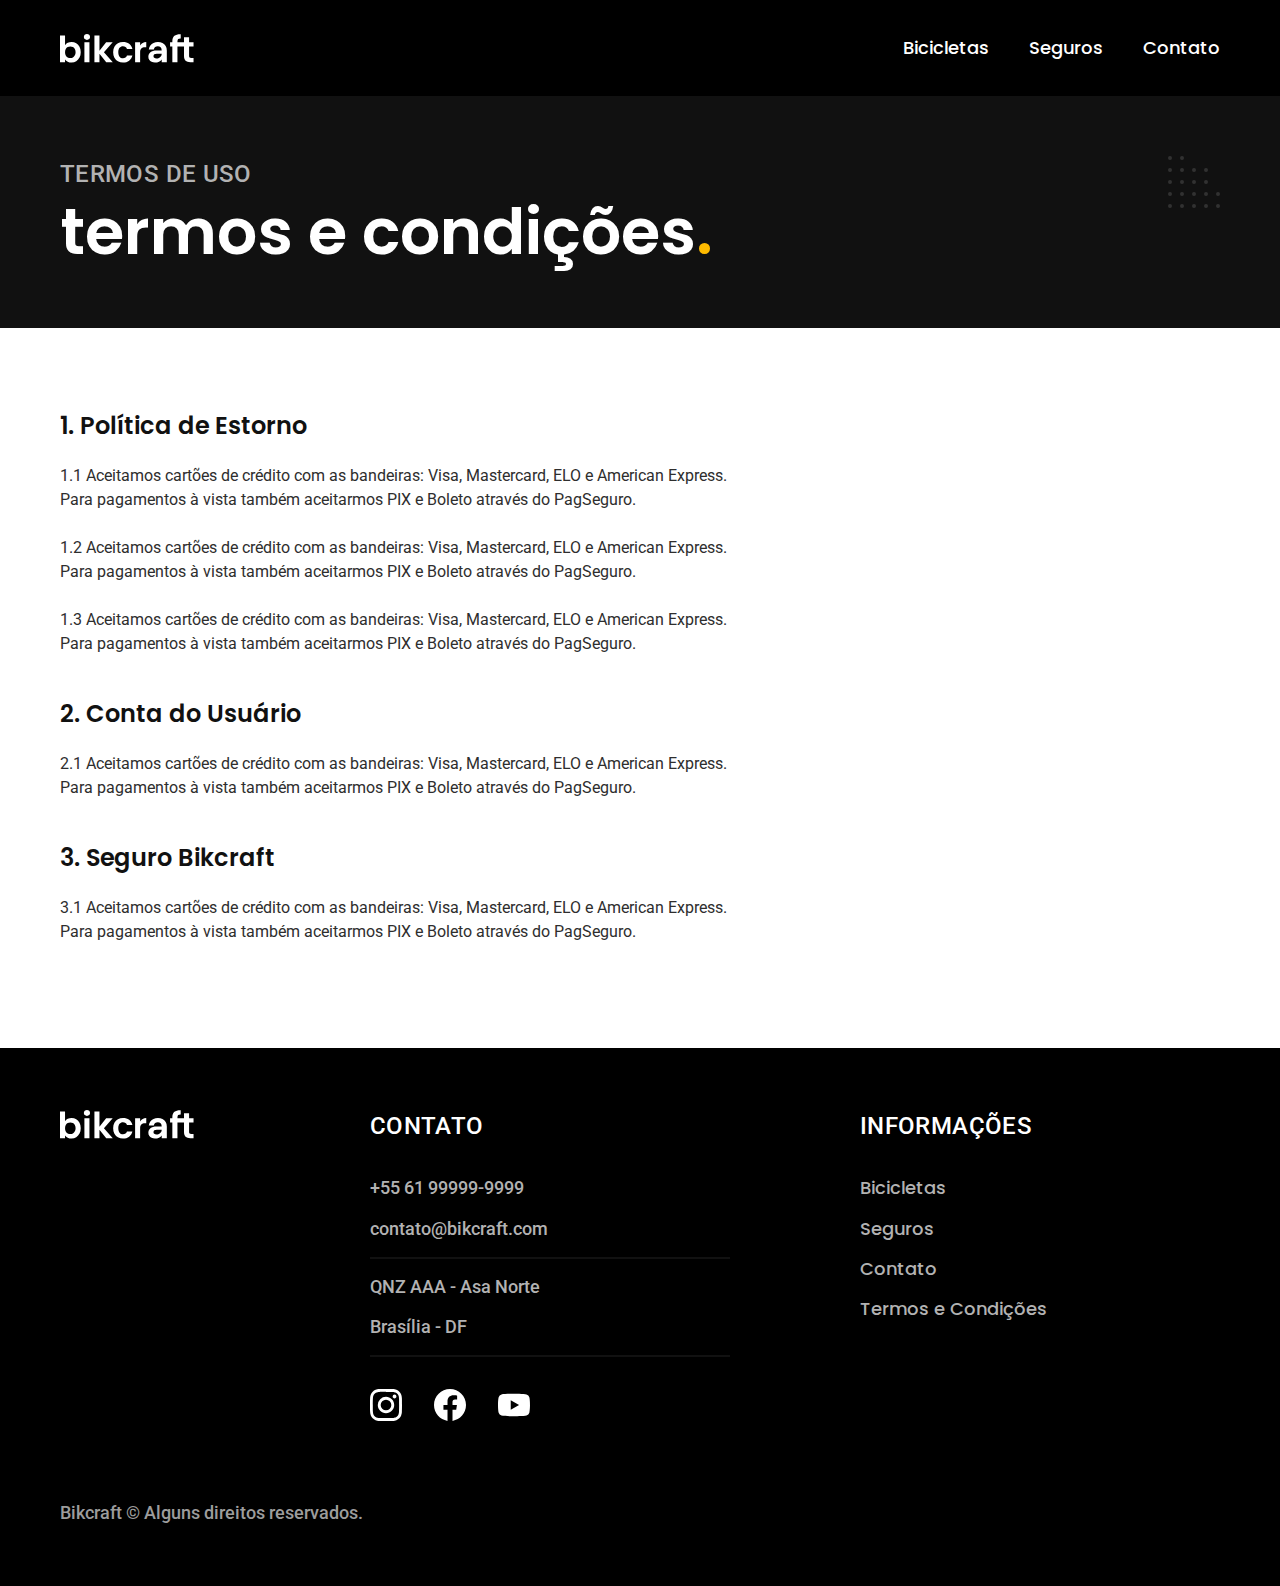
<file: termos.html>
<!DOCTYPE html>

<html lang="pt-br">

<head>
  <meta charset="UTF-8">
  <meta name="viewport" content="width=device-width, initial-scale=1.0">
  <title>Termos e Condições | Bikcraft</title>
  <meta name="description" content="Termos e condições.">
  <link rel="icon" href="./favicon.svg" type="image/svg+xml">
  <link rel="preload" href="./CSS/style.min.css" as="style">
  <link rel="stylesheet" href="./CSS/style.min.css">
  <script>document.documentElement.classList.add('js');</script>

  <link rel="preconnect" href="https://fonts.googleapis.com">
  <link rel="preconnect" href="https://fonts.gstatic.com" crossorigin>
  <link href="https://fonts.googleapis.com/css2?family=Merriweather:ital,wght@0,900;1,900&family=Poppins:wght@400;600&family=Roboto:wght@400;500&display=swap" rel="stylesheet">
</head>

<body id="termos">
  <header class="header-bg">
    <!-- fazer background pegar de ponta a ponta -->
    <div class="header container">
      <a href="./">
        <img src="./img/bikcraft.svg" alt="Bikcraft" width="136" height="32">
      </a>
      <nav aria-label="primaria">
        <ul class="header-menu font-1-m cor-0">
          <li><a href="./bicicletas.html">Bicicletas</a></li>
          <li><a href="./seguros.html">Seguros</a></li>
          <li><a href="./contato.html">Contato</a></li>
        </ul>
      </nav>
    </div>
  </header>

  <main>
    <div class="titulo-bg">
      <div class="titulo container">
        <p class="font-2-l-b cor-5">Termos de uso</p>
        <h1 class="font-1-xxl cor-0">termos e condições<span class="cor-p1">.</sapn>
        </h1>
      </div>
    </div>

    <div class="termos font-2-s cor-10 container">
      <h2 class="font-1-l cor-11">1. Política de Estorno</h2>
      <p>1.1 Aceitamos cartões de crédito com as bandeiras: Visa, Mastercard, ELO e American Express. Para pagamentos à vista também aceitarmos PIX e Boleto através do PagSeguro.</p>
      <p>1.2 Aceitamos cartões de crédito com as bandeiras: Visa, Mastercard, ELO e American Express. Para pagamentos à vista também aceitarmos PIX e Boleto através do PagSeguro.</p>
      <p>1.3 Aceitamos cartões de crédito com as bandeiras: Visa, Mastercard, ELO e American Express. Para pagamentos à vista também aceitarmos PIX e Boleto através do PagSeguro.</p>
      <h2 class="font-1-l cor-11">2. Conta do Usuário</h2>
      <p>2.1 Aceitamos cartões de crédito com as bandeiras: Visa, Mastercard, ELO e American Express. Para pagamentos à vista também aceitarmos PIX e Boleto através do PagSeguro.</p>
      <h2 class="font-1-l cor-11">3. Seguro Bikcraft</h2>
      <p>3.1 Aceitamos cartões de crédito com as bandeiras: Visa, Mastercard, ELO e American Express. Para pagamentos à vista também aceitarmos PIX e Boleto através do PagSeguro.</p>
    </div>
  </main>

  <footer class="footer-bg">
    <div class="footer container">
      <img src="./img/bikcraft.svg" alt="Bikcraft" width="136" height="32">
      <div class="footer-contato">
        <h3 class="font-2-l-b cor-0">Contato</h3>
        <ul class="font-2-m cor-5">
          <li><a href="tel:+5561999999999">+55 61 99999-9999</a></li>
          <li><a href="mailto:contato@bikcraft.com">contato@bikcraft.com</a></li>
          <li>QNZ AAA - Asa Norte</li>
          <li>Brasília - DF</li>
        </ul>
        <div class="footer-redes">
          <a href="">
            <img src="./img/redes/instagram.svg" alt="Instagram" width="32" height="32">
          </a>
          <a href="">
            <img src="./img/redes/facebook.svg" alt="Facebook" width="32" height="32">
          </a>
          <a href="">
            <img src="./img/redes/youtube.svg" alt="YouTube" width="32" height="32">
          </a>
        </div>
      </div>
      <div class="footer-informacoes">
        <h3 class="font-2-l-b cor-0">Informações</h3>
        <nav>
          <ul class="font-1-m cor-5">
            <li><a href="./bicicletas.html">Bicicletas</a></li>
            <li><a href="./seguros.html">Seguros</a></li>
            <li><a href="./contato.html">Contato</a></li>
            <li><a href="./termos.html">Termos e Condições</a></li>
          </ul>
        </nav>
      </div>
      <p class="footer-copy font-2-m cor-6">Bikcraft © Alguns direitos reservados.</p>
    </div>
  </footer>
  <script src="./js/script.js"></script>
</body>

</html>
</file>
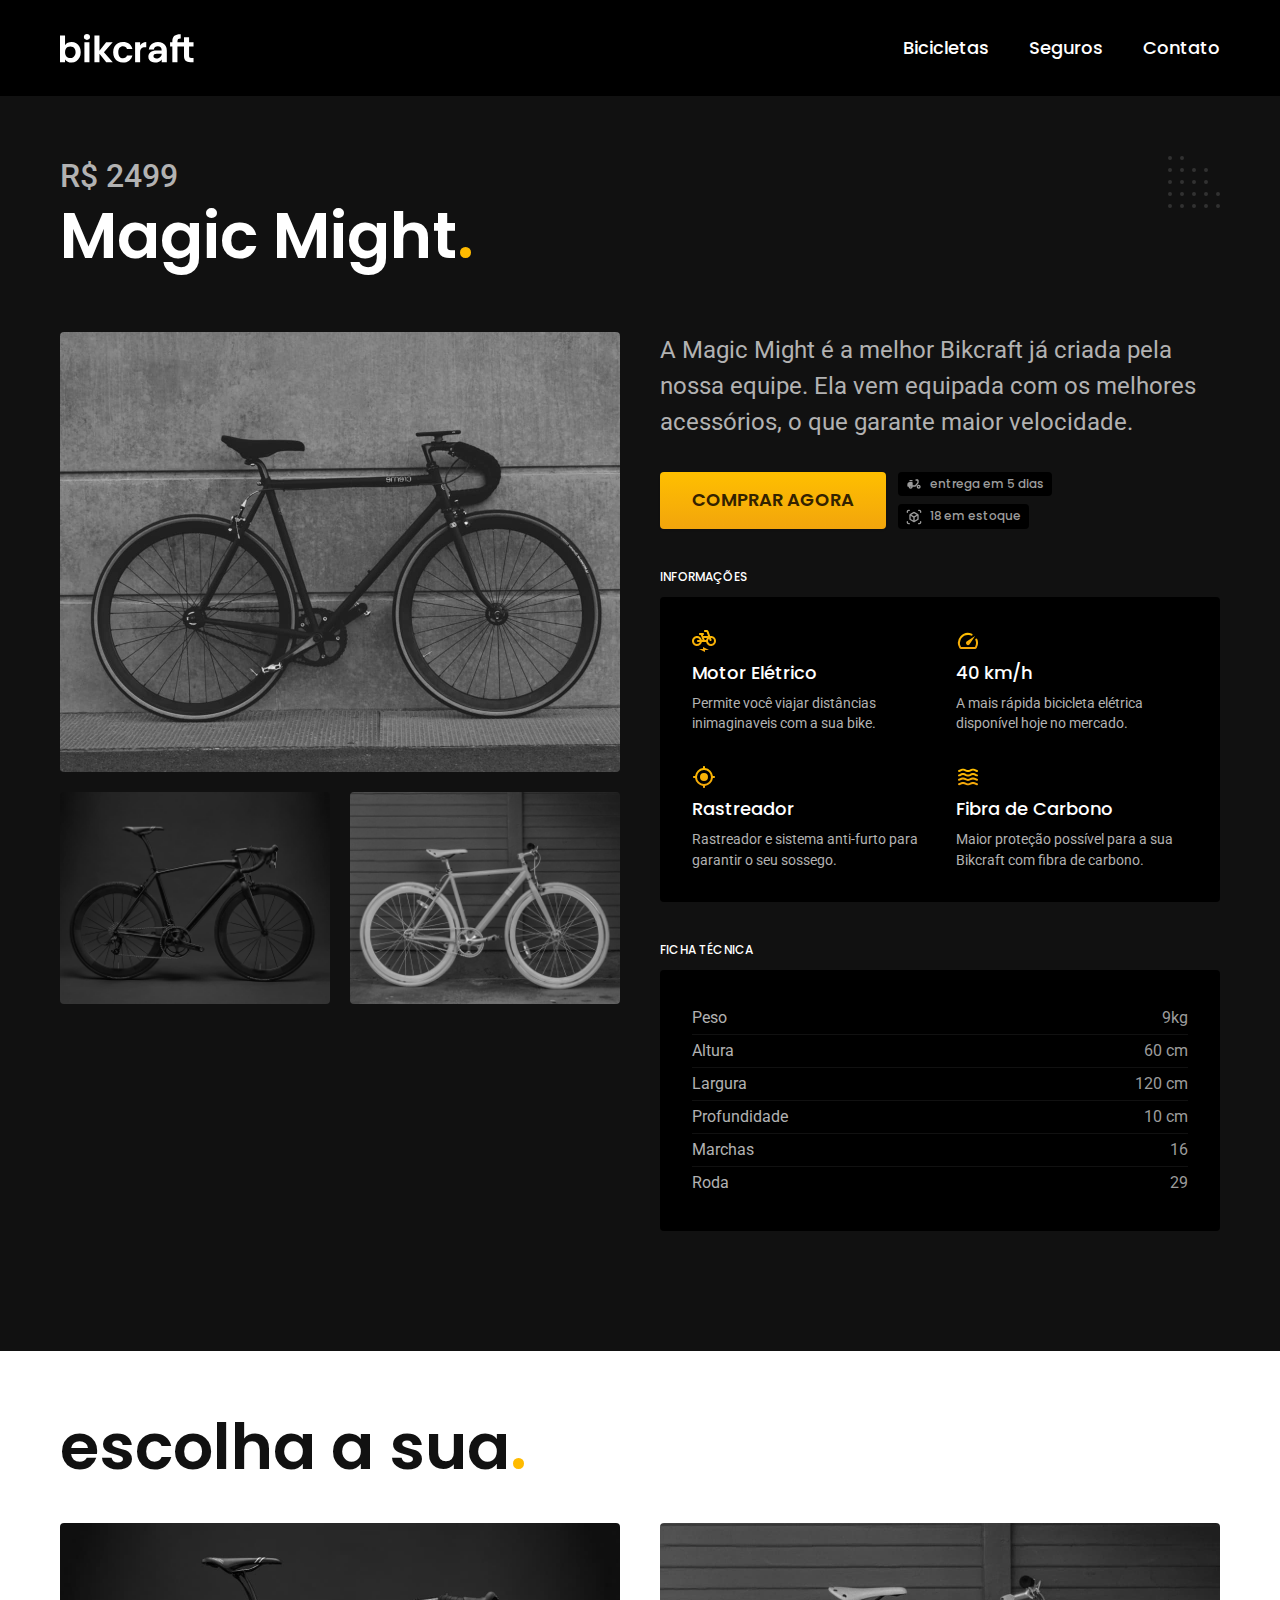
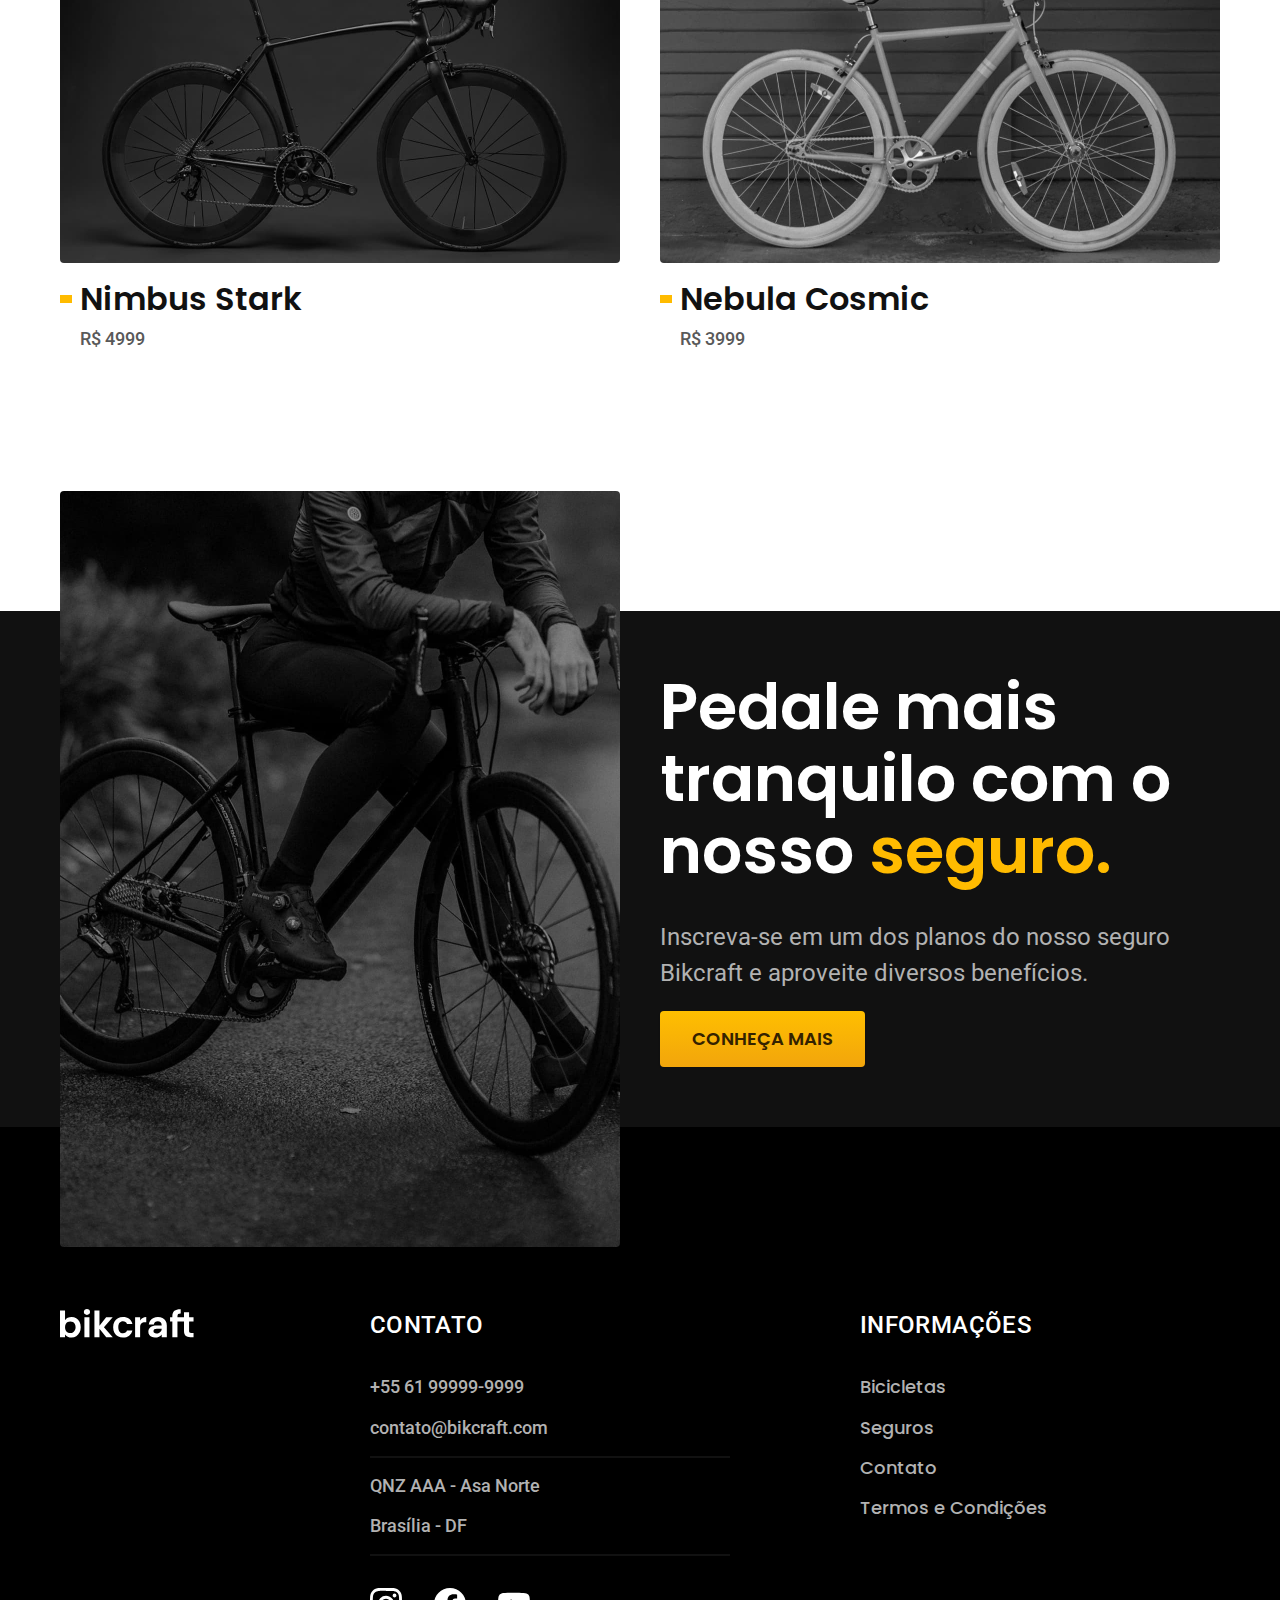
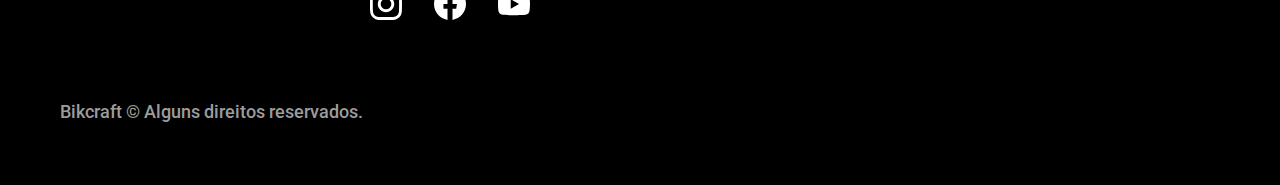
<file: bicicletas/magic.html>
<!DOCTYPE html>

<html lang="pt-br">

<head>
  <meta charset="UTF-8">
  <meta name="viewport" content="width=device-width, initial-scale=1.0">
  <title>Magic | Bikcraft</title>
  <meta name="description" content="Bicicletas elétricas de alta precisão e qualidade,  feitas sob medida para o cliente. Explore o mundo na sua velocidade com a Bikcraft.">
  <link rel="icon" href="../favicon.svg" type="image/svg+xml">
  <link rel="preload" href="../CSS/style.min.css" as="style">
  <link rel="stylesheet" href="../CSS/style.min.css">
  <script>document.documentElement.classList.add('js');</script>

  <link rel="preconnect" href="https://fonts.googleapis.com">
  <link rel="preconnect" href="https://fonts.gstatic.com" crossorigin>
  <link href="https://fonts.googleapis.com/css2?family=Merriweather:ital,wght@0,900;1,900&family=Poppins:wght@400;600&family=Roboto:wght@400;500&display=swap" rel="stylesheet">
</head>

<body id="bicicleta">
  <header class="header-bg">
    <!-- fazer background pegar de ponta a ponta -->
    <div class="header container">
      <a href="../">
        <img src="../img/bikcraft.svg" width="136" height="32" alt="Bikcraft">
      </a>
      <nav aria-label="primaria">
        <ul class="header-menu font-1-m cor-0">
          <li><a href="../bicicletas.html">Bicicletas</a></li>
          <li><a href="../seguros.html">Seguros</a></li>
          <li><a href="../contato.html">Contato</a></li>
        </ul>
      </nav>
    </div>
  </header>

  <main class="titulo-bg">
    <div>
      <div class="titulo container">
        <p class="font-2-xl cor-5">R$ 2499</p>
        <h1 class="font-1-xxl cor-0">Magic Might<span class="cor-p1">.</sapn>
        </h1>
      </div>
      <div class="bicicleta container">
        <div class="bicicleta-imagens">
          <img src="../img/bicicleta/nimbus2.jpg" width="1120" height="880" alt="Bicicleta 2">
          <img src="../img/bicicleta/nimbus1.jpg" width="1120" height="880" alt="Bicicleta 1">
          <img src="../img/bicicleta/nimbus3.jpg" width="1120" height="880" alt="Bicicleta 3">
        </div>
        <div class="bicicleta-conteudo">
          <p class="font-2-l cor-5">A Magic Might é a melhor Bikcraft já criada pela nossa equipe. Ela vem equipada com os melhores acessórios, o que garante maior velocidade.</p>
          <div class="bicicleta-comprar">
            <a class="botao" href="../orcamento.html?tipo=bikcraft&produto=magic">Comprar Agora</a>
            <span class="font-1-xs cor-6"><img src="../img/icones/entrega.svg" width="16" height="16" alt=""> entrega em 5 dias</span>
            <span class="font-1-xs cor-6"><img src="../img/icones/estoque.svg" width="16" height="16" alt=""> 18 em estoque</span>
          </div>

          <h2 class="font-1-xs cor-0">Informações</h2>
          <ul class="bicicleta-informacoes">
            <li>
              <img src="../img/icones/eletrica.svg" width="24" height="24" alt="">
              <h3 class="font-1-m cor-0">Motor Elétrico</h3>
              <p class="font-2-xs cor-5">Permite você viajar distâncias inimaginaveis com a sua bike.</p>
            </li>
            <li>
              <img src="../img/icones/velocidade.svg" width="24" height="24" alt="">
              <h3 class="font-1-m cor-0">40 km/h</h3>
              <p class="font-2-xs cor-5">A mais rápida bicicleta elétrica disponível hoje no mercado.</p>
            </li>
            <li>
              <img src="../img/icones/rastreador.svg" width="24" height="24" alt="">
              <h3 class="font-1-m cor-0">Rastreador</h3>
              <p class="font-2-xs cor-5">Rastreador e sistema anti-furto para garantir o seu sossego.</p>
            </li>
            <li>
              <img src="../img/icones/carbono.svg" width="24" height="24" alt="">
              <h3 class="font-1-m cor-0">Fibra de Carbono</h3>
              <p class="font-2-xs cor-5">Maior proteção possível para a sua Bikcraft com fibra de carbono.</p>
            </li>
            </li>
          </ul>
          <h2 class="font-1-xs cor-0">Ficha Técnica</h2>
          <ul class="bicicleta-ficha font-2-s cor-5">
            <li>Peso <span>9kg</span> </li>
            <li>Altura <span>60 cm</span></li>
            <li>Largura <span>120 cm</span></li>
            <li>Profundidade <span>10 cm</span></li>
            <li>Marchas <span>16</span></li>
            <li>Roda <span>29</span></li>
          </ul>
        </div>
      </div>
    </div>

  </main>

  <article class="bicicletas-lista container">
    <h2 class="font-1-xxl ">escolha a sua<span class="cor-p1">.</span></h2>

    <ul>
      <li>
        <a href="./nimbus.html">
          <img src="../img/bicicletas/nimbus.jpg" width="1120" height="680" alt="Bicicleta preta">
          <h3 class="font-1-xl">Nimbus Stark</h3>
          <span class="font-2-m cor-8">R$ 4999</span>
        </a>
      </li>
      <li>
        <a href="./nebula.html">
          <img src="../img/bicicletas/nebula.jpg" width="1120" height="680" alt="Bicicleta preta">
          <h3 class="font-1-xl">Nebula Cosmic</h3>
          <span class="font-2-m cor-8">R$ 3999</span>
        </a>
      </li>
    </ul>
  </article>

  <article class="seguro-bg">
    <div class="seguro container">
      <div class="seguro-imagem">
        <img src="../img/fotos/seguros.jpg" width="1360" height="1512" alt="Pessoa parada em cima de uma bicicleta">
      </div>
      <div class="seguro-conteudo">
        <h2 class="font-1-xxl cor-0">Pedale mais tranquilo com o nosso <span class="cor-p1">seguro.</span></h2>
        <p class="font-2-l cor-5">Inscreva-se em um dos planos do nosso seguro Bikcraft e aproveite diversos benefícios.</p>
        <a class="botao" href="../seguros.html">Conheça Mais</a>
      </div>
    </div>
  </article>

  <footer class="footer-bg">
    <div class="footer container">
      <img src="../img/bikcraft.svg" width="136" height="32" alt="Bikcraft">
      <div class="footer-contato">
        <h3 class="font-2-l-b cor-0">Contato</h3>
        <ul class="font-2-m cor-5">
          <li><a href="tel:+5561999999999">+55 61 99999-9999</a></li>
          <li><a href="mailto:contato@bikcraft.com">contato@bikcraft.com</a></li>
          <li>QNZ AAA - Asa Norte</li>
          <li>Brasília - DF</li>
        </ul>
        <div class="footer-redes">
          <a href="">
            <img src="../img/redes/instagram.svg" alt="Instagram" width="32" height="32">
          </a>
          <a href="">
            <img src="../img/redes/facebook.svg" alt="Facebook" width="32" height="32">
          </a>
          <a href="">
            <img src="../img/redes/youtube.svg" alt="YouTube" width="32" height="32">
          </a>
        </div>
      </div>
      <div class="footer-informacoes">
        <h3 class="font-2-l-b cor-0">Informações</h3>
        <nav>
          <ul class="font-1-m cor-5">
            <li><a href="../bicicletas.html">Bicicletas</a></li>
            <li><a href="../seguros.html">Seguros</a></li>
            <li><a href="../contato.html">Contato</a></li>
            <li><a href="../termos.html">Termos e Condições</a></li>
          </ul>
        </nav>
      </div>
      <p class="footer-copy font-2-m cor-6">Bikcraft © Alguns direitos reservados.</p>
    </div>
  </footer>
  <script src="../js/script.js"></script>
</body>

</html>
</file>
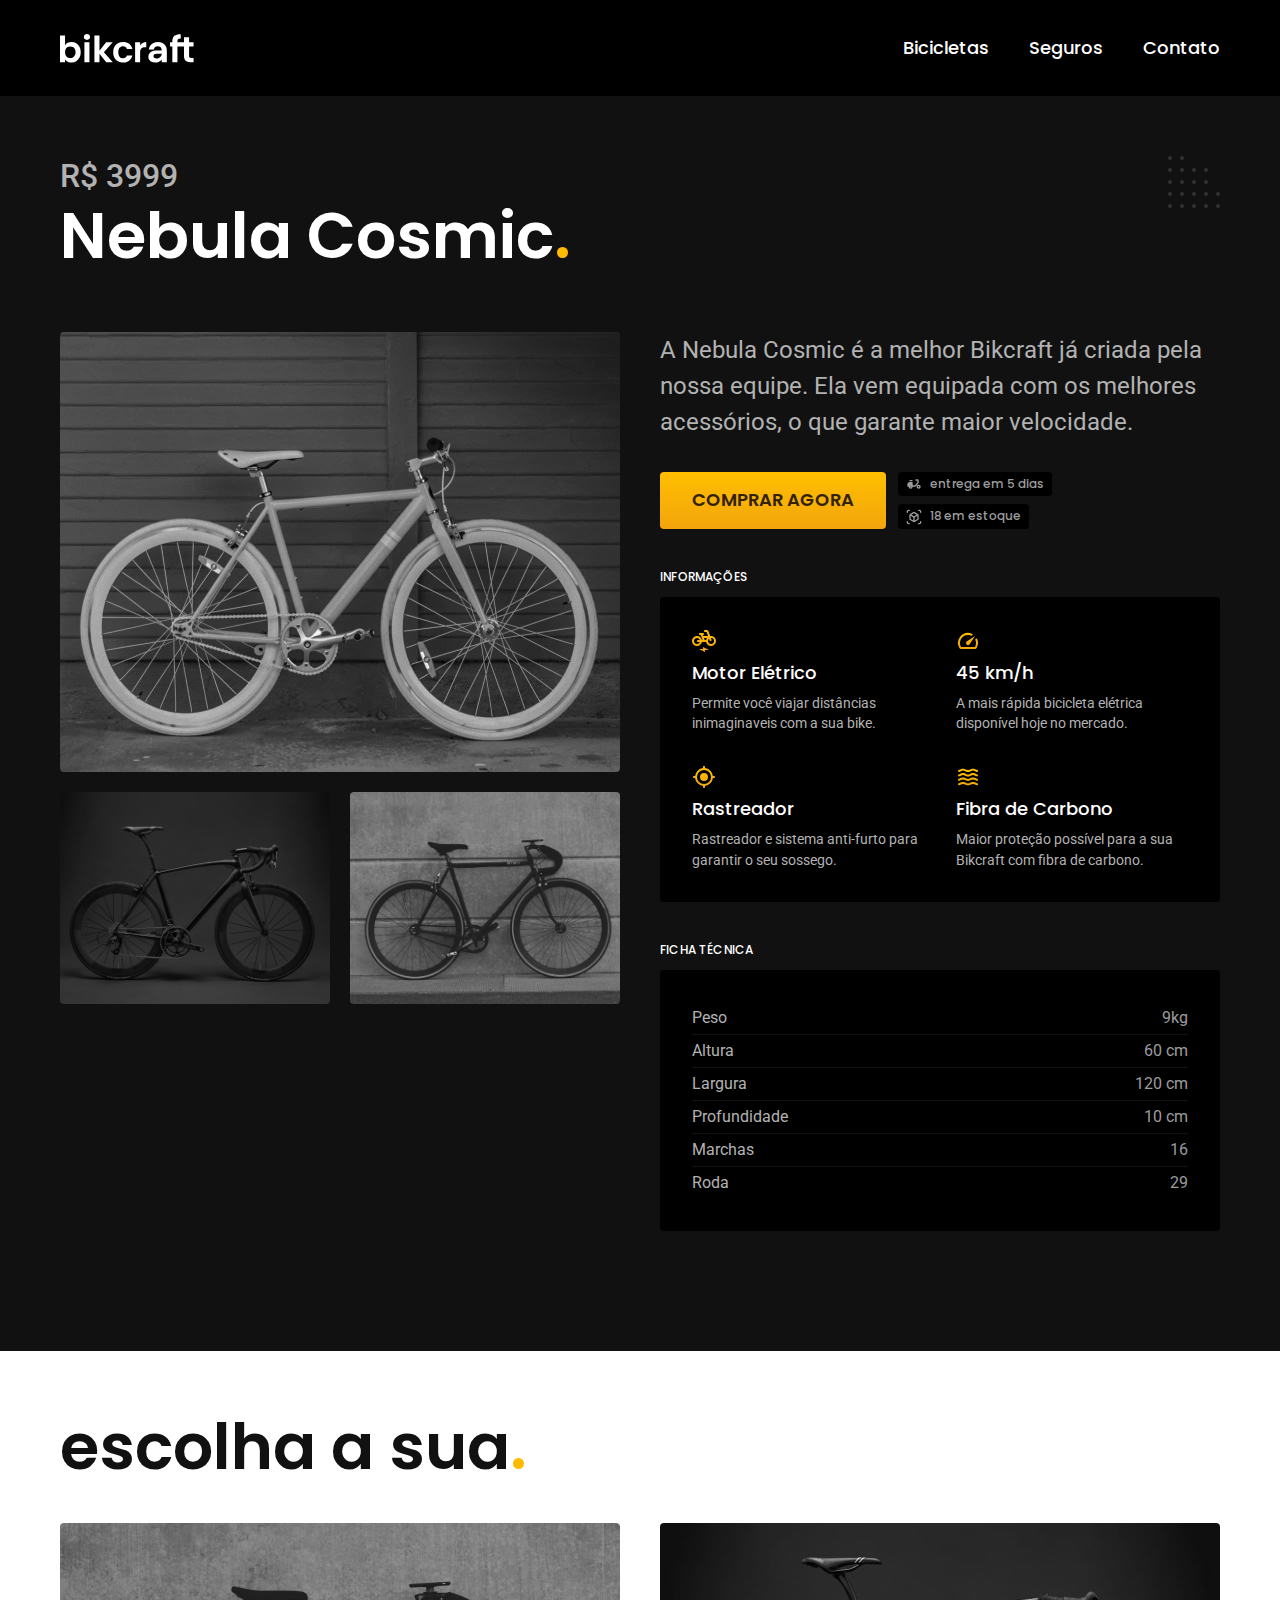
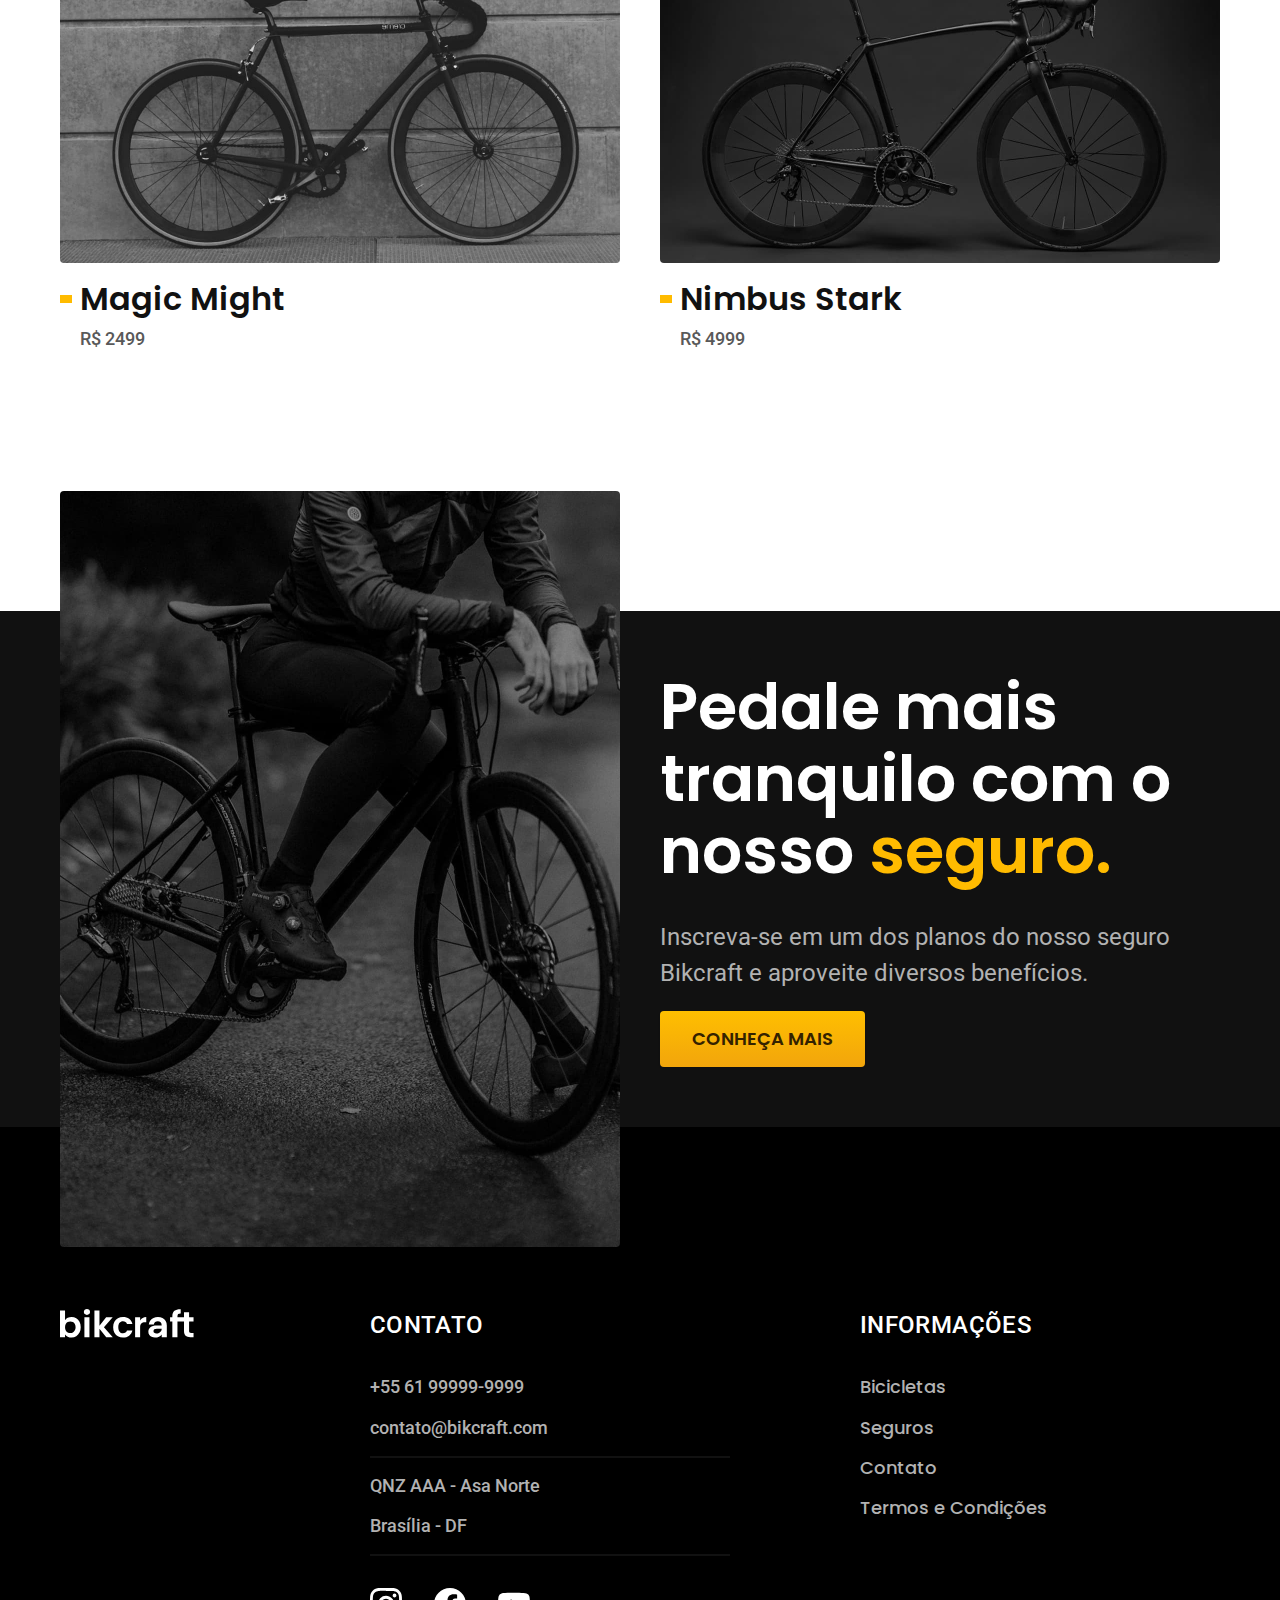
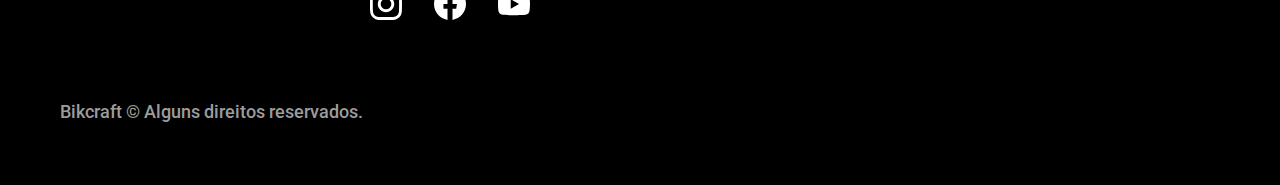
<file: bicicletas/nebula.html>
<!DOCTYPE html>

<html lang="pt-br">

<head>
  <meta charset="UTF-8">
  <meta name="viewport" content="width=device-width, initial-scale=1.0">
  <title>Nebula | Bikcraft</title>
  <meta name="description" content="Bicicletas elétricas de alta precisão e qualidade,  feitas sob medida para o cliente. Explore o mundo na sua velocidade com a Bikcraft.">
  <link rel="icon" href="../favicon.svg" type="image/svg+xml">
  <link rel="preload" href="../CSS/style.min.css" as="style">
  <link rel="stylesheet" href="../CSS/style.min.css">
  <script>document.documentElement.classList.add('js');</script>

  <link rel="preconnect" href="https://fonts.googleapis.com">
  <link rel="preconnect" href="https://fonts.gstatic.com" crossorigin>
  <link href="https://fonts.googleapis.com/css2?family=Merriweather:ital,wght@0,900;1,900&family=Poppins:wght@400;600&family=Roboto:wght@400;500&display=swap" rel="stylesheet">
</head>

<body id="bicicleta">
  <header class="header-bg">
    <!-- fazer background pegar de ponta a ponta -->
    <div class="header container">
      <a href="../">
        <img src="../img/bikcraft.svg" width="136" height="32" alt="Bikcraft">
      </a>
      <nav aria-label="primaria">
        <ul class="header-menu font-1-m cor-0">
          <li><a href="../bicicletas.html">Bicicletas</a></li>
          <li><a href="../seguros.html">Seguros</a></li>
          <li><a href="../contato.html">Contato</a></li>
        </ul>
      </nav>
    </div>
  </header>

  <main class="titulo-bg">
    <div>
      <div class="titulo container">
        <p class="font-2-xl cor-5">R$ 3999</p>
        <h1 class="font-1-xxl cor-0">Nebula Cosmic<span class="cor-p1">.</sapn>
        </h1>
      </div>
      <div class="bicicleta container">
        <div class="bicicleta-imagens">
          <img src="../img/bicicleta/nimbus3.jpg" width="1120" height="880" alt="Bicicleta 3">
          <img src="../img/bicicleta/nimbus1.jpg" width="1120" height="880" alt="Bicicleta 1">
          <img src="../img/bicicleta/nimbus2.jpg" width="1120" height="880" alt="Bicicleta 2">
        </div>
        <div class="bicicleta-conteudo">
          <p class="font-2-l cor-5">A Nebula Cosmic é a melhor Bikcraft já criada pela nossa equipe. Ela vem equipada com os melhores acessórios, o que garante maior velocidade.</p>
          <div class="bicicleta-comprar">
            <a class="botao" href="../orcamento.html?tipo=bikcraft&produto=nebula">Comprar Agora</a>
            <span class="font-1-xs cor-6"><img src="../img/icones/entrega.svg" width="16" height="16" alt=""> entrega em 5 dias</span>
            <span class="font-1-xs cor-6"><img src="../img/icones/estoque.svg" width="16" height="16" alt=""> 18 em estoque</span>
          </div>

          <h2 class="font-1-xs cor-0">Informações</h2>
          <ul class="bicicleta-informacoes">
            <li>
              <img src="../img/icones/eletrica.svg" width="24" height="24" alt="">
              <h3 class="font-1-m cor-0">Motor Elétrico</h3>
              <p class="font-2-xs cor-5">Permite você viajar distâncias inimaginaveis com a sua bike.</p>
            </li>
            <li>
              <img src="../img/icones/velocidade.svg" width="24" height="24" alt="">
              <h3 class="font-1-m cor-0">45 km/h</h3>
              <p class="font-2-xs cor-5">A mais rápida bicicleta elétrica disponível hoje no mercado.</p>
            </li>
            <li>
              <img src="../img/icones/rastreador.svg" width="24" height="24" alt="">
              <h3 class="font-1-m cor-0">Rastreador</h3>
              <p class="font-2-xs cor-5">Rastreador e sistema anti-furto para garantir o seu sossego.</p>
            </li>
            <li>
              <img src="../img/icones/carbono.svg" width="24" height="24" alt="">
              <h3 class="font-1-m cor-0">Fibra de Carbono</h3>
              <p class="font-2-xs cor-5">Maior proteção possível para a sua Bikcraft com fibra de carbono.</p>
            </li>
            </li>
          </ul>
          <h2 class="font-1-xs cor-0">Ficha Técnica</h2>
          <ul class="bicicleta-ficha font-2-s cor-5">
            <li>Peso <span>9kg</span> </li>
            <li>Altura <span>60 cm</span></li>
            <li>Largura <span>120 cm</span></li>
            <li>Profundidade <span>10 cm</span></li>
            <li>Marchas <span>16</span></li>
            <li>Roda <span>29</span></li>
          </ul>
        </div>
      </div>
    </div>

  </main>

  <article class="bicicletas-lista container">
    <h2 class="font-1-xxl ">escolha a sua<span class="cor-p1">.</span></h2>

    <ul>
      <li>
        <a href="./magic.html">
          <img src="../img/bicicletas/magic.jpg" width="1120" height="680" alt="Bicicleta preta">
          <h3 class="font-1-xl">Magic Might</h3>
          <span class="font-2-m cor-8">R$ 2499</span>
        </a>
      </li>
      <li>
        <a href="./nimbus.html">
          <img src="../img/bicicletas/nimbus.jpg" width="1120" height="680" alt="Bicicleta preta">
          <h3 class="font-1-xl">Nimbus Stark</h3>
          <span class="font-2-m cor-8">R$ 4999</span>
        </a>
      </li>
    </ul>
  </article>

  <article class="seguro-bg">
    <div class="seguro container">
      <div class="seguro-imagem">
        <img src="../img/fotos/seguros.jpg" width="1360" height="1512" alt="Pessoa parada em cima de uma bicicleta">
      </div>
      <div class="seguro-conteudo">
        <h2 class="font-1-xxl cor-0">Pedale mais tranquilo com o nosso <span class="cor-p1">seguro.</span></h2>
        <p class="font-2-l cor-5">Inscreva-se em um dos planos do nosso seguro Bikcraft e aproveite diversos benefícios.</p>
        <a class="botao" href="../seguros.html">Conheça Mais</a>
      </div>
    </div>
  </article>

  <footer class="footer-bg">
    <div class="footer container">
      <img src="../img/bikcraft.svg" width="136" height="32" alt="Bikcraft">
      <div class="footer-contato">
        <h3 class="font-2-l-b cor-0">Contato</h3>
        <ul class="font-2-m cor-5">
          <li><a href="tel:+5561999999999">+55 61 99999-9999</a></li>
          <li><a href="mailto:contato@bikcraft.com">contato@bikcraft.com</a></li>
          <li>QNZ AAA - Asa Norte</li>
          <li>Brasília - DF</li>
        </ul>
        <div class="footer-redes">
          <a href="">
            <img src="../img/redes/instagram.svg" width="32" height="32" alt="Instagram">
          </a>
          <a href="">
            <img src="../img/redes/facebook.svg" width="32" height="32" alt="Facebook">
          </a>
          <a href="">
            <img src="../img/redes/youtube.svg" width="32" height="32" alt="YouTube">
          </a>
        </div>
      </div>
      <div class="footer-informacoes">
        <h3 class="font-2-l-b cor-0">Informações</h3>
        <nav>
          <ul class="font-1-m cor-5">
            <li><a href="../bicicletas.html">Bicicletas</a></li>
            <li><a href="../seguros.html">Seguros</a></li>
            <li><a href="../contato.html">Contato</a></li>
            <li><a href="../termos.html">Termos e Condições</a></li>
          </ul>
        </nav>
      </div>
      <p class="footer-copy font-2-m cor-6">Bikcraft © Alguns direitos reservados.</p>
    </div>
  </footer>
  <script src="../js/script.js"></script>
</body>

</html>
</file>
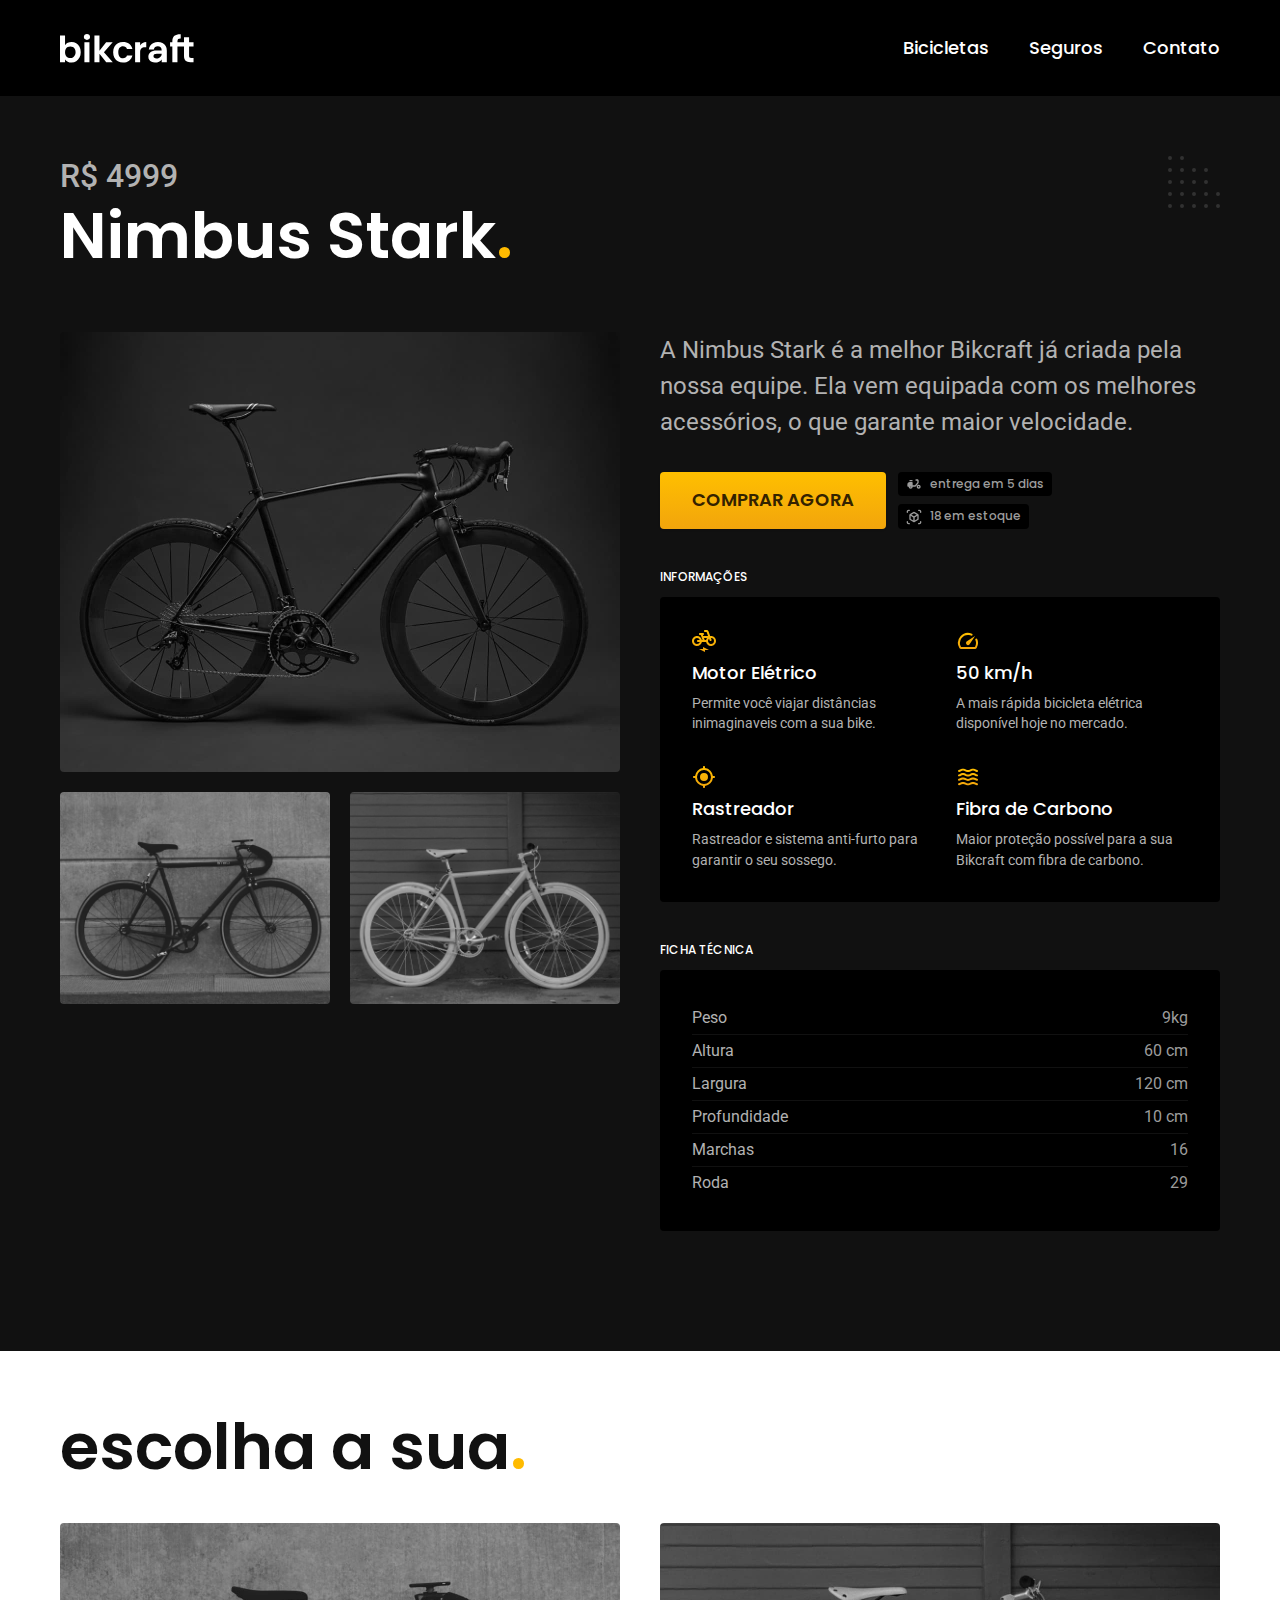
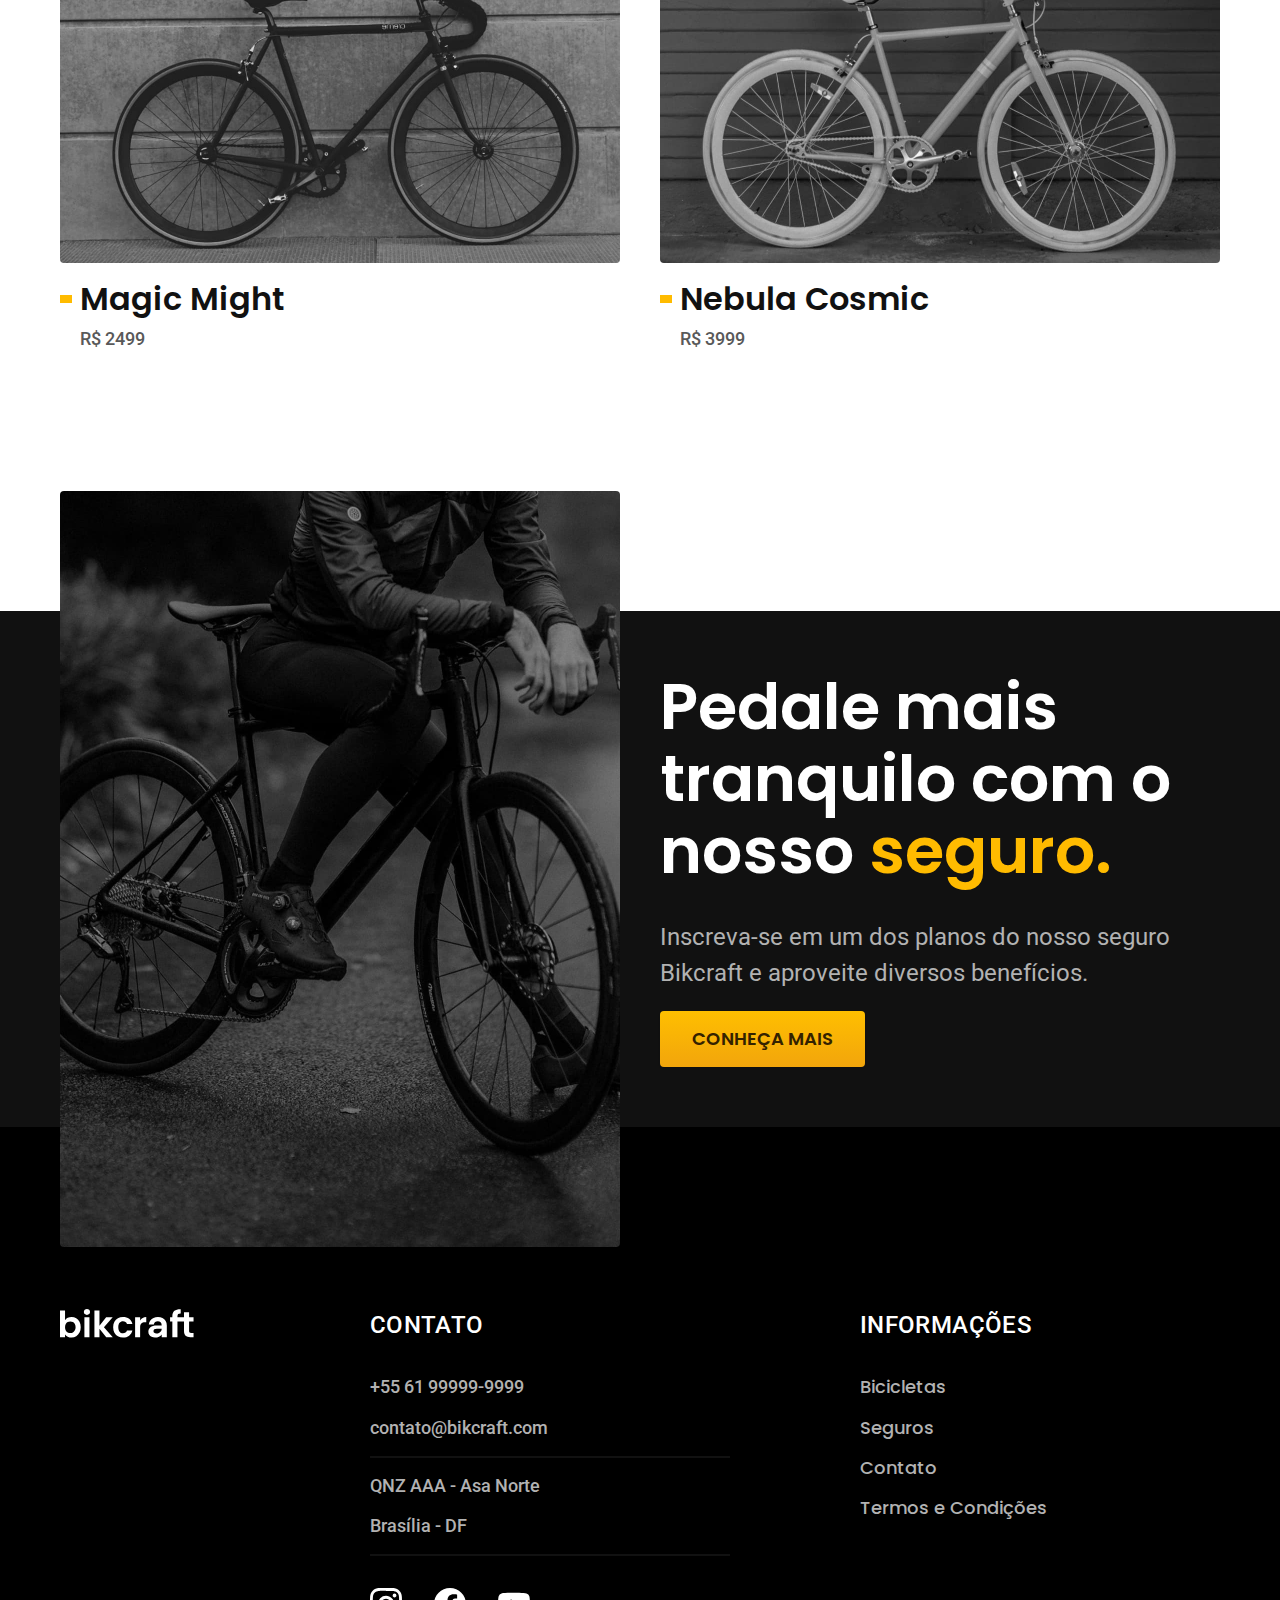
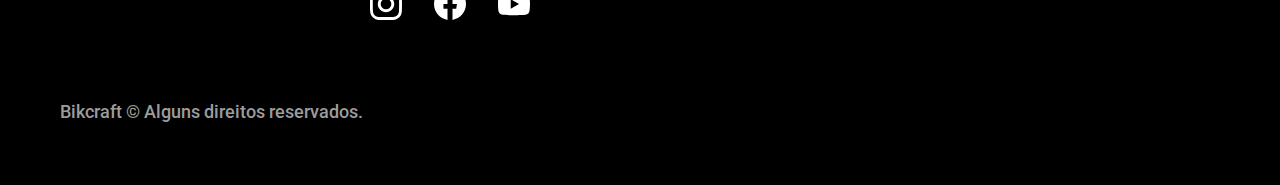
<file: bicicletas/nimbus.html>
<!DOCTYPE html>

<html lang="pt-br">

<head>
  <meta charset="UTF-8">
  <meta name="viewport" content="width=device-width, initial-scale=1.0">
  <title>Nimbus | Bikcraft</title>
  <meta name="description" content="Bicicletas elétricas de alta precisão e qualidade,  feitas sob medida para o cliente. Explore o mundo na sua velocidade com a Bikcraft.">
  <link rel="icon" href="../favicon.svg" type="image/svg+xml">
  <link rel="preload" href="../CSS/style.min.css" as="style">
  <link rel="stylesheet" href="../CSS/style.min.css">
  <script>document.documentElement.classList.add('js');</script>

  <link rel="preconnect" href="https://fonts.googleapis.com">
  <link rel="preconnect" href="https://fonts.gstatic.com" crossorigin>
  <link href="https://fonts.googleapis.com/css2?family=Merriweather:ital,wght@0,900;1,900&family=Poppins:wght@400;600&family=Roboto:wght@400;500&display=swap" rel="stylesheet">
</head>

<body id="bicicleta">
  <header class="header-bg">
    <!-- fazer background pegar de ponta a ponta -->
    <div class="header container">
      <a href="../">
        <img src="../img/bikcraft.svg" width="136" height="32" alt="Bikcraft">
      </a>
      <nav aria-label="primaria">
        <ul class="header-menu font-1-m cor-0">
          <li><a href="../bicicletas.html">Bicicletas</a></li>
          <li><a href="../seguros.html">Seguros</a></li>
          <li><a href="../contato.html">Contato</a></li>
        </ul>
      </nav>
    </div>
  </header>

  <main class="titulo-bg">
    <div>
      <div class="titulo container">
        <p class="font-2-xl cor-5">R$ 4999</p>
        <h1 class="font-1-xxl cor-0">Nimbus Stark<span class="cor-p1">.</sapn>
        </h1>
      </div>
      <div class="bicicleta container">
        <div class="bicicleta-imagens">
          <img src="../img/bicicleta/nimbus1.jpg" width="1120" height="880" alt="Bicicleta 1">
          <img src="../img/bicicleta/nimbus2.jpg" width="1120" height="880" alt="Bicicleta 2">
          <img src="../img/bicicleta/nimbus3.jpg" width="1120" height="880" alt="Bicicleta 3">
        </div>
        <div class="bicicleta-conteudo">
          <p class="font-2-l cor-5">A Nimbus Stark é a melhor Bikcraft já criada pela nossa equipe. Ela vem equipada com os melhores acessórios, o que garante maior velocidade.</p>
          <div class="bicicleta-comprar">
            <a class="botao" href="../orcamento.html?tipo=bikcraft&produto=nimbus">Comprar Agora</a>
            <span class="font-1-xs cor-6"><img src="../img/icones/entrega.svg" width="16" height="16" alt=""> entrega em 5 dias</span>
            <span class="font-1-xs cor-6"><img src="../img/icones/estoque.svg" width="16" height="16" alt=""> 18 em estoque</span>
          </div>

          <h2 class="font-1-xs cor-0">Informações</h2>
          <ul class="bicicleta-informacoes">
            <li>
              <img src="../img/icones/eletrica.svg" width="24" height="24" alt="">
              <h3 class="font-1-m cor-0">Motor Elétrico</h3>
              <p class="font-2-xs cor-5">Permite você viajar distâncias inimaginaveis com a sua bike.</p>
            </li>
            <li>
              <img src="../img/icones/velocidade.svg" width="24" height="24" alt="">
              <h3 class="font-1-m cor-0">50 km/h</h3>
              <p class="font-2-xs cor-5">A mais rápida bicicleta elétrica disponível hoje no mercado.</p>
            </li>
            <li>
              <img src="../img/icones/rastreador.svg" width="24" height="24" alt="">
              <h3 class="font-1-m cor-0">Rastreador</h3>
              <p class="font-2-xs cor-5">Rastreador e sistema anti-furto para garantir o seu sossego.</p>
            </li>
            <li>
              <img src="../img/icones/carbono.svg" width="24" height="24" alt="">
              <h3 class="font-1-m cor-0">Fibra de Carbono</h3>
              <p class="font-2-xs cor-5">Maior proteção possível para a sua Bikcraft com fibra de carbono.</p>
            </li>
            </li>
          </ul>
          <h2 class="font-1-xs cor-0">Ficha Técnica</h2>
          <ul class="bicicleta-ficha font-2-s cor-5">
            <li>Peso <span>9kg</span> </li>
            <li>Altura <span>60 cm</span></li>
            <li>Largura <span>120 cm</span></li>
            <li>Profundidade <span>10 cm</span></li>
            <li>Marchas <span>16</span></li>
            <li>Roda <span>29</span></li>
          </ul>
        </div>
      </div>
    </div>

  </main>

  <article class="bicicletas-lista container">
    <h2 class="font-1-xxl ">escolha a sua<span class="cor-p1">.</span></h2>

    <ul>
      <li>
        <a href="./magic.html">
          <img src="../img/bicicletas/magic.jpg" width="1120" height="680" alt="Bicicleta preta">
          <h3 class="font-1-xl">Magic Might</h3>
          <span class="font-2-m cor-8">R$ 2499</span>
        </a>
      </li>
      <li>
        <a href="./nebula.html">
          <img src="../img/bicicletas/nebula.jpg" width="1120" height="680" alt="Bicicleta preta">
          <h3 class="font-1-xl">Nebula Cosmic</h3>
          <span class="font-2-m cor-8">R$ 3999</span>
        </a>
      </li>
    </ul>
  </article>

  <article class="seguro-bg">
    <div class="seguro container">
      <div class="seguro-imagem">
        <img src="../img/fotos/seguros.jpg" width="1360" height="1512" alt="Pessoa parada em cima de uma bicicleta">
      </div>
      <div class="seguro-conteudo">
        <h2 class="font-1-xxl cor-0">Pedale mais tranquilo com o nosso <span class="cor-p1">seguro.</span></h2>
        <p class="font-2-l cor-5">Inscreva-se em um dos planos do nosso seguro Bikcraft e aproveite diversos benefícios.</p>
        <a class="botao" href="../seguros.html">Conheça Mais</a>
      </div>
    </div>
  </article>

  <footer class="footer-bg">
    <div class="footer container">
      <img src="../img/bikcraft.svg" width="136" height="32" alt="Bikcraft">
      <div class="footer-contato">
        <h3 class="font-2-l-b cor-0">Contato</h3>
        <ul class="font-2-m cor-5">
          <li><a href="tel:+5561999999999">+55 61 99999-9999</a></li>
          <li><a href="mailto:contato@bikcraft.com">contato@bikcraft.com</a></li>
          <li>QNZ AAA - Asa Norte</li>
          <li>Brasília - DF</li>
        </ul>
        <div class="footer-redes">
          <a href="">
            <img src="../img/redes/instagram.svg" width="32" height="32" alt="Instagram">
          </a>
          <a href="">
            <img src="../img/redes/facebook.svg" width="32" height="32" alt="Facebook">
          </a>
          <a href="">
            <img src="../img/redes/youtube.svg" width="32" height="32" alt="YouTube">
          </a>
        </div>
      </div>
      <div class="footer-informacoes">
        <h3 class="font-2-l-b cor-0">Informações</h3>
        <nav>
          <ul class="font-1-m cor-5">
            <li><a href="../bicicletas.html">Bicicletas</a></li>
            <li><a href="../seguros.html">Seguros</a></li>
            <li><a href="../contato.html">Contato</a></li>
            <li><a href="../termos.html">Termos e Condições</a></li>
          </ul>
        </nav>
      </div>
      <p class="footer-copy font-2-m cor-6">Bikcraft © Alguns direitos reservados.</p>
    </div>
  </footer>
  <script src="../js/script.js"></script>
</body>

</html>
</file>
<file: CSS/style.min.css>
body{margin:0;font-family:Arial,Helvetica,sans-serif;color:#111}blockquote,dd,h1,h2,h3,h4,p,ul{margin:0}ul{padding:0;list-style:none}a{text-decoration:none;color:inherit}img{max-width:100%;height:auto;display:block}img[src$=".jpg"]{border-radius:4px}.font-1-xs{font:500 0.75rem/1.35 Poppins,sans-serif}.font-2-xs{font:400 0.875rem/1.43 Roboto,sans-serif}.font-1-s{font:500 1rem/1.5 Poppins,sans-serif}.font-2-s{font:400 1rem/1.5 Roboto,sans-serif}.font-1-m,.font-1-m-b{font:500 1.125rem/1.35 Poppins,sans-serif}.font-1-m-b{font-weight:600}.font-2-m{font:500 1.125rem/1.35 Roboto,sans-serif}.font-1-l{font:500 1.5rem/1.5 Poppins,sans-serif}.font-2-l,.font-2-l-b{font:400 1.5rem/1.5 Roboto,sans-serif}.font-2-l-b{font-weight:500;letter-spacing:.015em;text-transform:uppercase}.font-1-xl{font:600 2rem/1.25 Poppins,sans-serif}.font-2-xl{font:500 2rem/1.25 Roboto,sans-serif}.font-1-xxl{font:600 4rem/1.125 Poppins,sans-serif}@media (max-width:1200px){.font-1-xxl{font-size:3rem}.font-2-l{font-size:1.125rem}.font-2-l-b{font-size:1.125rem}}@media (max-width:800px){.font-1-xxl{font-size:2rem}.font-1-xl,.font-2-xl{font-size:1.5rem}}:root{--cor-0:#ffffff;--cor-1:#f7f7f7;--cor-2:#ededed;--cor-3:#dedede;--cor-4:#cccccc;--cor-5:#b2b2b2;--cor-6:#9c9c9c;--cor-7:#717171;--cor-8:#595959;--cor-9:#404040;--cor-10:#2e2e2e;--cor-11:#111111;--cor-12:#000000;--cor-p1:#ffbb00;--cor-p2:#e4a30b;--cor-p3:#a66f00;--cor-p4:#664400;--cor-p5:#332200}.cor-0{color:var(--cor-0)}.cor-1{color:var(--cor-1)}.cor-2{color:var(--cor-2)}.cor-3{color:var(--cor-3)}.cor-4{color:var(--cor-4)}.cor-5{color:var(--cor-5)}.cor-6{color:var(--cor-6)}.cor-7{color:var(--cor-7)}.cor-8{color:var(--cor-8)}.cor-9{color:var(--cor-9)}.cor-10{color:var(--cor-10)}.cor-11{color:var(--cor-11)}.cor-12{color:var(--cor-12)}.cor-p1{color:var(--cor-p1)}.cor-p2{color:var(--cor-p2)}.cor-p3{color:var(--cor-p3)}.cor-p4{color:var(--cor-p4)}.cor-p5{color:var(--cor-p5)}.js .fadeInDown{transform:translate3d(0,-20px,0)}.js .fadeInUp{transform:translate3d(0,20px,0)}.js .fadeInRight{transform:translate3d(20px,0,0)}.js .fadeInLeft{transform:translate3d(-20px,0,0)}.js [data-anime]{opacity:0}.js .anime{opacity:1;transform:none;transition:transform .8s,opacity .8s}.header-bg{background-color:var(--cor-12)}.header{display:flex;flex-wrap:wrap;gap:20px;justify-content:space-between;align-items:center;padding-top:20px;padding-bottom:20px}.header-menu{display:flex;flex-wrap:wrap;gap:40px}.header-menu a{display:inline-block;padding:16px 0;position:relative}.header-menu a:after{content:"";display:block;height:2px;width:0;background-color:var(--cor-0);margin-top:4px;transition:.3s;position:absolute}.header-menu a.ativo::after,.header-menu a:hover::after{width:100%}@media (max-width:800px){.header-menu{gap:20px}.header-menu a{background-color:var(--cor-11);padding:12px 16px;border-radius:4px}.header-menu a:hover{background-color:var(--cor-10)}.header a:after{display:none}}@media (max-width:600px){.header-menu{gap:12px}.header-menu a{padding:8px 12px;font-size:14px}}.footer-bg{background-color:var(--cor-12)}.footer{display:grid;grid-template-columns:3fr 5fr 4fr;gap:40px;padding-top:60px;padding-bottom:60px}.footer h3{margin-bottom:32px}.footer-contato ul{margin-bottom:32px}.footer-contato li:nth-child(even):after{content:"";display:block;max-width:360px;height:2px;background-color:var(--cor-11);margin-top:16px}.footer li{margin-bottom:16px}.footer-redes{display:flex;gap:32px}.footer a:hover{color:var(--cor-0)}.footer-copy{grid-column:1/-1;margin-top:40px}@media (max-width:800px){.footer>img{display:none}.footer{grid-template-columns:1fr 1fr}}@media (max-width:600px){.footer{grid-template-columns:1fr;gap:60px}.footer-copy{margin-top:0}}.container{box-sizing:border-box;max-width:1200px;padding-left:20px;padding-right:20px;margin-left:auto;margin-right:auto}.botao{display:inline-block;padding:16px 32px;background:linear-gradient(#ffbf00,#f2a50c);border-radius:4px;box-shadow:0 1px 2px rgba(0,0,0,.1);text-transform:uppercase;color:var(--cor-p5);font:600 1.125rem/1.35 Poppins,sans-serif;max-width:max-content;border:none;cursor:pointer}.botao:hover{background:linear-gradient(#ffb60d,#e59317)}.botao.secundario{background:var(--cor-10);color:var(--cor-2)}.botao.secundario:hover{background:var(--cor-9)}.botao.seta{display:flex;align-items:center}.botao.seta::after{content:"";display:inline-block;width:18px;height:10px;margin-left:12px;background:url("../img/icones/seta.svg");transition:transform .2s}.botao.seta:hover::after{transform:translateX(4px)}@media (max-width:600px){.botao{padding:12px 16px;font-size:1rem}}.link{display:inline-block;color:var(--cor-p1);font:500 1.5rem/1.5 Poppins,sans-serife;text-transform:uppercase}.link::after{content:"";display:block;width:100%;height:4px;background-color:currentColor}.link:hover{color:var(--cor-0)}.titulo-bg{padding-top:60px;padding-bottom:60px;background-color:var(--cor-11)}.titulo{background:url("../img/dec/top-right.svg") no-repeat top right 20px}.titulo p{margin-bottom:4px}@media (max-width:800px){.titulo-bg{padding-top:40px;padding-bottom:40px}.titulo p{font-size:1rem;text-transform:lowercase;font-weight:400}}.form{display:grid;grid-template-columns:1fr 1fr;gap:20px}.form label{display:block;font:600 1rem/1.5 Poppins,sans-serife;margin-bottom:4px}.form .col-2{grid-column:span 2}.form input[type=email],.form input[type=text],.form textarea{font:400 1rem/1.5 Roboto,sans-serife;background:var(--cor-1);border:1px solid var(--cor-2);padding:12px;border-radius:4px;width:100%;box-sizing:border-box}.form input[type=email]:focus,.form input[type=text]:focus,.form textarea:focus{outline:0;border-color:var(--cor-p1);background:var(--cor-0);box-shadow:0 0 0 2px #fea}@media (max-width:600px){.form{grid-template-columns:1fr}.form .col-2{grid-column:1}}.introducao-bg{background:var(--cor-12) url("../img/dec/bottom-left.svg") no-repeat bottom 160px left 20px;box-shadow:inset 0 -120px var(--cor-0)}.introducao{display:grid;grid-template-columns:1fr 1fr;gap:0 40px}.introducao-conteudo{align-self:end;padding-bottom:200px}.introducao img{width:100%;height:100%;object-fit:cover;border-radius:4px}.introducao h1{margin-bottom:32px}.introducao p{margin-bottom:20px}@media (max-width:800px){.introducao-bg{background:var(--cor-11);padding-top:40px;box-shadow:inset 0 -60px #fff}.introducao{grid-template-columns:1fr;gap:32px}.introducao-conteudo{padding-bottom:0}.introducao h1{margin-bottom:16px}.introducao img{height:300px;width:100%}}.tecnologia-bg{background-color:var(--cor-11);box-shadow:inset 0 80px var(--cor-0),inset 0 -80px var(--cor-0)}.tecnologia{display:grid;grid-template-columns:1fr 1fr;gap:40px}.tecnologia-imagem img{width:100%;height:100%;object-fit:cover;object-position:left}.tecnologia-conteudo{padding-top:160px;padding-bottom:160px}.tecnologia>span{display:block;margin-bottom:20px}.tecnologia h2{margin-bottom:32px}.tecnologia>p{margin-bottom:20px}.tecnologia a{margin-bottom:80px;margin-top:20px}.tecnologia-vantagens{display:flex;gap:40px}.tecnologia-vantagens h3{margin-bottom:8px;width:max-content}.tecnologia-vantagens img{width:24px;margin-bottom:8px}@media (max-width:800px){.tecnologia-bg{box-shadow:initial}.tecnologia{grid-template-columns:1fr}.tecnologia-conteudo{padding-top:60px;padding-bottom:60px}.tecnologia-imagem{display:none}.tecnologia a{margin-bottom:60px}}@media (max-width:600px){.tecnologia-vantagens{flex-direction:column}}.parceiros{padding-top:60px;padding-bottom:120px}.parceiros h2{margin-bottom:60px}.parceiros ul{padding:0 20px;max-width:1400px;display:grid;grid-template-columns:repeat(4,1fr);margin:0 auto}.parceiros li{display:flex;padding:32px;border-left:2px solid var(--cor-2)}.parceiros img{margin:auto}.parceiros li:first-child,.parceiros li:nth-child(5){border-left:none}.parceiros li:nth-child(n+5){border-top:2px solid var(--cor-2)}@media (max-width:800px){.parceiros{padding-bottom:60px}.parceiros li{display:flex;padding:20px}.parceiros h2{bottom:20px}.parceiros ul{grid-template-columns:1fr 1fr}.parceiros li:nth-child(n+3){border-top:2px solid var(--cor-2)}.parceiros li:nth-child(odd){border-left:none}}.depoimento{display:grid;grid-template-columns:1fr 1fr;background-color:var(--cor-p1);overflow:hidden}.depoimento img{width:100%;height:100%;object-fit:cover;border-radius:0}.depoimento-conteudo{padding:40px 40px 80px 80px;align-self:end;background:url("../img/dec/bottom-right-p.svg") no-repeat bottom 40px right 40px}.depoimento-conteudo p{max-width:32ch;font-family:Merriwheather,serif;font-style:italic;font-weight:900;margin-bottom:32px;position:relative}.depoimento p::after,.depoimento p::before{font-size:5rem;color:var(--cor-p2);position:absolute}.depoimento p::before{content:"“";left:-50px;top:-30px}.depoimento p::after{content:"”"}@media (min-width:1200px){.depoimento img{max-height:520px}}@media (max-width:800px){.depoimento{grid-template-columns:1fr;text-align:center}.depoimento img{max-height:200px}.depoimento-conteudo{padding:40px 20px;justify-self:center}}.bicicletas-lista{padding-top:60px;padding-bottom:120px}.bicicletas-lista h2{margin-bottom:40px}.bicicletas-lista ul{display:flex;gap:40px;padding:0 20px 20px 20px;max-width:1400px;margin-left:auto;margin-right:auto;overflow-x:auto}#bicicleta .bicicletas-lista ul{padding:0 0 20px 0}.bicicletas-lista li{min-width:280px}.bicicletas-lista a{display:block}.bicicletas-lista img{margin-bottom:16px}.bicicletas-lista h3{margin-bottom:8px;display:flex;align-items:center}.bicicletas-lista h3::before{content:"";display:inline-block;height:8px;width:12px;margin-right:8px;background-color:var(--cor-p1);transition:width .2s}.bicicletas-lista a:hover h3::before{width:24px}.bicicletas-lista li span{padding-left:20px}@media (max-width:800px){.bicicletas-lista{padding-bottom:60px}.bicicletas-lista ul{gap:20px}}.bicicletas-bg{background-image:linear-gradient(to right,var(--cor-0) 20%,var(--cor-11) 0)}.bicicletas{display:grid;grid-template-columns:1fr 1fr;gap:40px;padding-top:60px;padding-bottom:60px;background:url("../img/dec/top-right.svg") no-repeat top 40px right 20px}.bicicletas-imagem{display:grid}.bicicletas-imagem img{grid-area:1/1}.bicicletas-imagem span{grid-area:1/1;place-self:start end;margin-top:20px;display:inline-block;background:var(--cor-12);padding:8px 16px 8px 8px;border-radius:4px 0 0 4px}.bicicletas-conteudo{display:grid;grid-template-columns:1fr auto;align-content:start}.bicicletas-conteudo h2,.bicicletas-conteudo p{grid-column:1/-1}.bicicletas h2{margin-bottom:20px}.bicicletas h2::before{content:"";display:block;width:12px;height:8px;background-color:var(--cor-p1);margin-bottom:8px}.bicicletas p{margin-bottom:32px}.bicicletas a{place-self:end}.bicicletas li{display:flex;align-items:center}.bicicletas ul{display:grid;gap:16px}.bicicletas-conteudo img{width:24px;margin-right:8px}@media (max-width:800px){.bicicletas{grid-template-columns:1fr;gap:20px;padding-top:40px;padding-bottom:40px}.bicicletas-bg{background:var(--cor-11)}}@media (max-width:600px){.bicicletas-conteudo{grid-template-columns:1fr}.bicicletas ul{font-size:1rem;grid-template-columns:1fr 1fr;margin-bottom:32px}.bicicletas a{place-self:start}}.bicicleta{display:grid;grid-template-columns:1fr 1fr;align-items:start;gap:40px;padding-top:60px;padding-bottom:60px}#bicicleta .titulo p{text-transform:uppercase}.bicicleta-imagens{display:flex;flex-wrap:wrap;gap:20px}.bicicleta-imagens img{flex:1;min-width:200px}.bicicleta-imagens img:first-child{min-width:100%}.bicicleta-conteudo>p{margin-bottom:32px}.bicicleta-comprar{display:grid;grid-template-columns:max-content auto;align-items:center;justify-items:start;gap:8px 12px;margin-bottom:40px}.bicicleta-comprar a{grid-row:span 2}.bicicleta-comprar span{display:flex;align-items:center;gap:8px;background-color:var(--cor-12);padding:4px 8px;border-radius:4px}.bicicleta-conteudo h2{text-transform:uppercase;letter-spacing:.015em;margin-bottom:12px}.bicicleta-ficha,.bicicleta-informacoes{padding:32px;background-color:var(--cor-12);border-radius:4px}.bicicleta-informacoes{margin-bottom:40px;display:grid;grid-template-columns:1fr 1fr;gap:32px}.bicicleta-informacoes img{width:24px;margin-bottom:8px}.bicicleta-informacoes h3{margin-bottom:8px}.bicicleta-ficha li{padding:4px 0;display:flex;justify-content:space-between;border-bottom:1px solid var(--cor-11)}.bicicleta-ficha li:last-child{border-bottom:none}.bicicleta-ficha span{color:var(--cor-6)}@media (max-width:800px){.bicicleta{grid-template-columns:1fr;padding-top:40px;padding-bottom:40px}.bicicleta-imagens{grid-row:2}}@media (max-width:400px){.bicicleta-informacoes{grid-template-columns:1fr}.bicicleta-comprar{grid-template-columns:1fr}}.seguro-bg{background-color:var(--cor-11);box-shadow:inset 0 120px var(--cor-0),inset 0 -120px var(--cor-12)}.seguro{display:grid;grid-template-columns:1fr 1fr;gap:40px}.seguro-imagem img{width:100%;height:100%;object-fit:cover}.seguro-conteudo{padding-top:180px;padding-bottom:180px}.seguro h2{margin-bottom:32px}.seguro p{margin-bottom:20px}@media (max-width:800px){.seguro-bg{box-shadow:inset 0 -60px var(--cor-12)}.seguro{grid-template-columns:1fr}.seguro-imagem{height:200px}.seguro-conteudo{grid-row:1;padding-top:40px;padding-bottom:0}}.seguros-bg{background-color:var(--cor-11)}.seguros{padding-top:60px;padding-bottom:60px;display:grid;grid-template-columns:1fr 1fr;gap:40px;align-items:center}#seguros .seguros{padding-top:0}.seguros h2{grid-column:1/-1}.seguros-item{background-color:var(--cor-12);padding:32px 32px 32px 60px;display:grid;grid-template-columns:1fr auto;border-radius:4px}.seguros h3{margin-bottom:40px}.seguros-item span{grid-column:2;display:block;text-align:right}.seguros-item ul{grid-column:1/-1;margin-bottom:32px}.seguros-item li{display:flex;align-items:center;position:relative}.seguros-item li+li{margin-top:20px}.seguros-item li::before{content:"";display:inline-block;width:13px;height:9px;background-image:url("../img/icones/lista.svg");position:absolute;left:-21px}.seguros-item a{grid-column:1/-1}@media (max-width:800px){.seguros{grid-template-columns:1fr}}.vantagens-bg{background-color:var(--cor-12)}.vantagens{padding-top:120px;padding-bottom:120px}.vantagens h2{margin-bottom:60px}.vantagens ul{display:grid;grid-template-columns:repeat(auto-fit,minmax(280px,max-content));gap:40px 80px}.vantagens h3,.vantagens img{margin-bottom:8px}@media (max-width:800px){.vantagens{padding-top:60px;padding-bottom:60px}.vantagens h2{margin-bottom:40px}.vantagens ul{gap:20px}}.perguntas{padding-bottom:120px;padding-top:120px}.perguntas h2{margin-bottom:60px}.perguntas dl>div{padding:20px;border-radius:4px}.perguntas dl>div:nth-child(odd){background-color:var(--cor-3)}.perguntas button{display:grid;grid-template-columns:auto 1fr auto;align-items:center;gap:8px;cursor:pointer;border:none;background:0 0;width:100%;text-align:left}.perguntas button::before{content:"";display:inline-block;width:12px;height:8px;background-color:var(--cor-p1)}.perguntas button::after{content:"";display:inline-block;width:14px;height:6px;background-image:url("../img/icones/seta-abrir.svg");transition:.3s}.perguntas button:hover::after,.perguntas button[aria-expanded=true]::after{transform:rotate(180deg)}.js .perguntas dd{display:none}.js .perguntas dd.ativa{display:block}.perguntas dd{padding-left:20px;padding-top:16px;max-width:80ch}@media (max-width:800px){.perguntas{padding-top:60px;padding-bottom:60px}.perguntas h2{margin-bottom:40px}}#contato{background:linear-gradient(var(--cor-11) 600px,var(--cor-1) 0)}.contato{display:grid;grid-template-columns:5fr 7fr}.contato-dados,.contato-formulario{padding:60px;box-shadow:0 1px 2px rgba(0,0,0,.1)}.contato-dados{border-radius:4px 0 0 4px;background:var(--cor-12) url("../img/dec/bottom-left.svg") no-repeat bottom 20px left 20px}.contato-formulario{border-radius:0 4px 4px 0;background:var(--cor-0) url("../img/dec/bottom-right.svg") no-repeat bottom 20px right 20px}.contato-dados h2{margin-bottom:60px}.contato-endereco{margin-bottom:32px;padding-left:28px;background:url("../img/icones/local.svg") no-repeat 0 2px}.contato-endereco p{margin-bottom:8px}.contato-meios a{display:block;max-width:max-content;margin-bottom:8px;padding-left:28px}.contato-meios a:hover{color:var(--cor-0)}.contato-meios a:first-child{background:url("../img/icones/email.svg") no-repeat 0 2px}.contato-meios a:nth-child(2){margin-bottom:32px}.contato-meios a:nth-child(3){background:url("../img/icones/telefone.svg") no-repeat 0 2px;margin-bottom:60px}.contato-redes{display:flex;gap:32px;padding-left:28px}@media (max-width:800px){.contato{grid-template-columns:1fr}.contato-dados,.contato-formulario{padding:20px}.contato-dados{border-radius:5px 5px 0 0;background:var(--cor-12)}.contato-formulario{border-radius:0 0 5px 5px}.contato-dados h2,.contato-meios a:nth-child(3){margin-bottom:32px}.contato-redes{margin-bottom:12px}}.lojas{display:grid;grid-template-columns:1fr 1fr;gap:0 40px;padding-top:120px;padding-bottom:120px}.lojas h2{grid-column:1/-1;margin-bottom:60px}.lojas img{border-radius:4px 4px 0 0}.lojas-item{border-radius:4px;background:var(--cor-0);box-shadow:0 1px 2px rgba(0,0,0,.1)}.lojas-conteudo{display:grid;grid-template-columns:1fr 1fr;gap:32px 16px;padding:32px}.lojas-conteudo h3,.lojas-tempo{grid-column:1/-1}.lojas-dados{display:grid;gap:8px;border-left:2px solid var(--cor-2);padding-left:12px}.lojas-tempo{display:flex;align-items:center;gap:8px}@media (max-width:800px){.lojas{gap:20px;padding-top:60px;padding-bottom:60px}.lojas h2{margin-bottom:32px}.lojas-conteudo{grid-template-columns:1fr}}@media (max-width:600px){.lojas{grid-template-columns:1fr}}#orcamento{background:linear-gradient(var(--cor-11) 600px,var(--cor-1) 0)}.orcamento{display:grid;grid-template-columns:5fr 7fr;padding-bottom:120px}.orcamento h2{text-transform:uppercase;position:relative;display:flex;align-items:center}.orcamento h2::before{content:"";display:inline-block;width:4px;height:8px;background-color:var(--cor-p1);position:absolute;left:-12px}.orcamento-dados,.orcamento-produto{padding:60px;box-shadow:0 1px 2px rgba(0,0,0,.1)}.orcamento-produto{border-radius:4px 0 0 4px;background:var(--cor-12) url("../img/dec/bottom-left.svg") no-repeat bottom 20px left 20px;display:grid;grid-template-columns:1fr 1fr;gap:20px;align-content:start}.orcamento-produto>*{grid-column:1/-1}.orcamento-produto>label{grid-column:initial}.orcamento-produto label{font:400 1rem/1.5 Poppins,sans-serif;color:var(--cor-4);background-color:var(--cor-10);padding:12px 16px;border-radius:4px;cursor:pointer;display:grid;grid-template-columns:auto 1fr auto;align-items:center;border:1px solid var(--cor-10)}.orcamento-produto input:checked+label{background:var(--cor-0);color:var(--cor-11)}.orcamento-produto label::before{content:"";display:inline-block;box-sizing:border-box;width:12px;height:12px;border:1px solid var(--cor-6);border-radius:50%;margin-right:8px}.orcamento-produto input:checked+label::before{border-color:var(--cor-7);box-shadow:inset 0 0 0 3px var(--cor-0),inset 0 0 0 6px var(--cor-7)}.orcamento-produto label:hover{background-color:var(--cor-9);border-color:var(--cor-9)}.orcamento-produto input:focus+label{box-shadow:0 0 0 2px var(--cor-p1);border-color:var(--cor-12)}.orcamento-produto label span{display:none}.orcamento-produto input:checked+label span{display:inline-block}.orcamento-produto input{opacity:0;position:absolute;pointer-events:none}.orcamento-dados{border-radius:0 4px 4px 0;background:var(--cor-0) url("../img/dec/bottom-right.svg") no-repeat bottom 20px right 20px}.orcamento-conteudo{display:none}.orcamento-conteudo h2,.orcamento-dados h2:nth-of-type(n+2){margin-top:20px}#bikcraft:checked~#orcamento-bikcraft,#seguro:checked~#orcamento-seguro{display:grid;gap:20px}.orcamento-detalhes{display:none;background-color:var(--cor-0);padding:20px;grid-template-columns:1fr 1fr;border-radius:4px;align-items:center}.orcamento-detalhes li{display:flex;align-items:center;margin-bottom:8px}.orcamento-detalhes li img{width:16px;margin-right:8px}.orcamento-produto input:checked+label+.orcamento-detalhes{display:grid}@media (max-width:1200px){.orcamento-dados,.orcamento-produto{padding:32px}}@media (max-width:800px){.orcamento{grid-template-columns:1fr}.orcamento-produto{border-radius:4px 4px 0 0;background:var(--cor-12)}.orcamento-dados{border-radius:0 0 4px 4px}}@media (max-width:400px){.orcamento-produto{grid-template-columns:1fr}}.termos{padding-top:80px;padding-bottom:80px}.termos h2{font-weight:600;margin-bottom:20px}.termos p+h2{margin-top:40px}.termos p{max-width:75ch;margin-bottom:24px}
</file>
